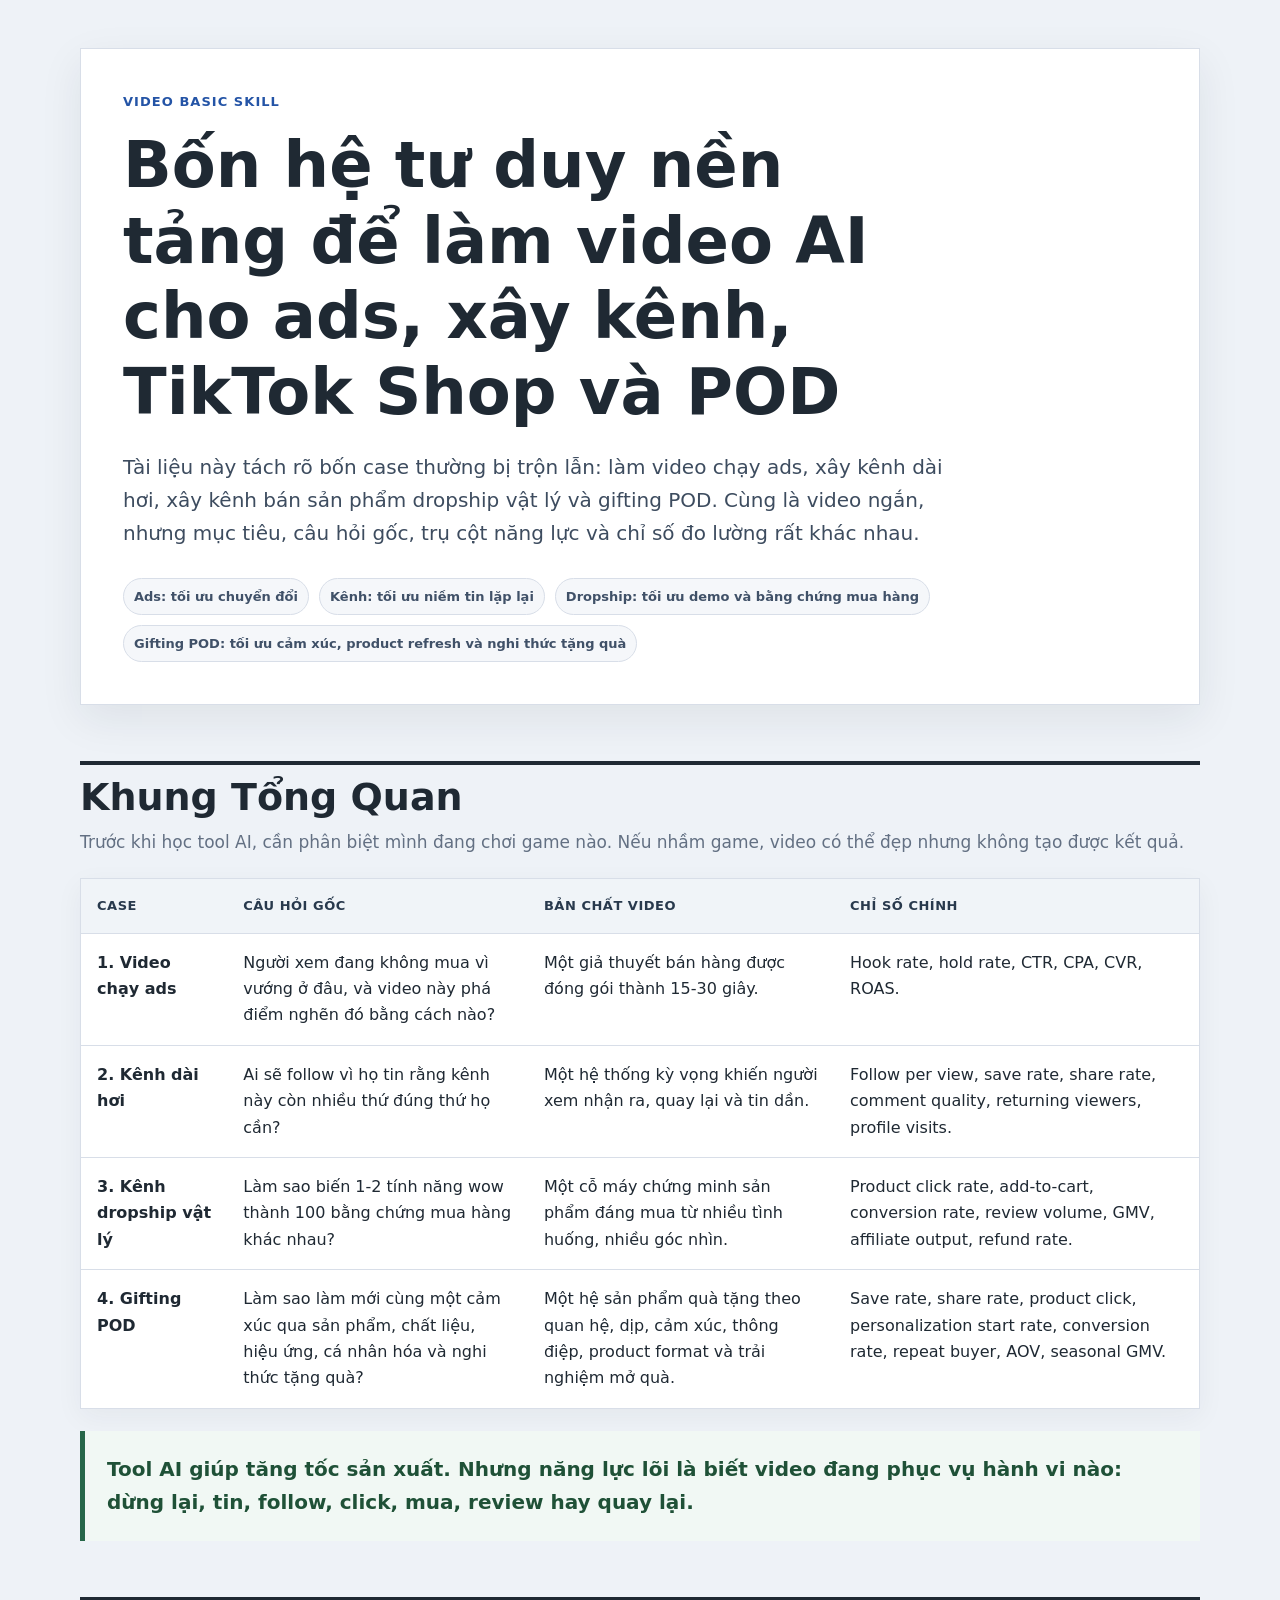
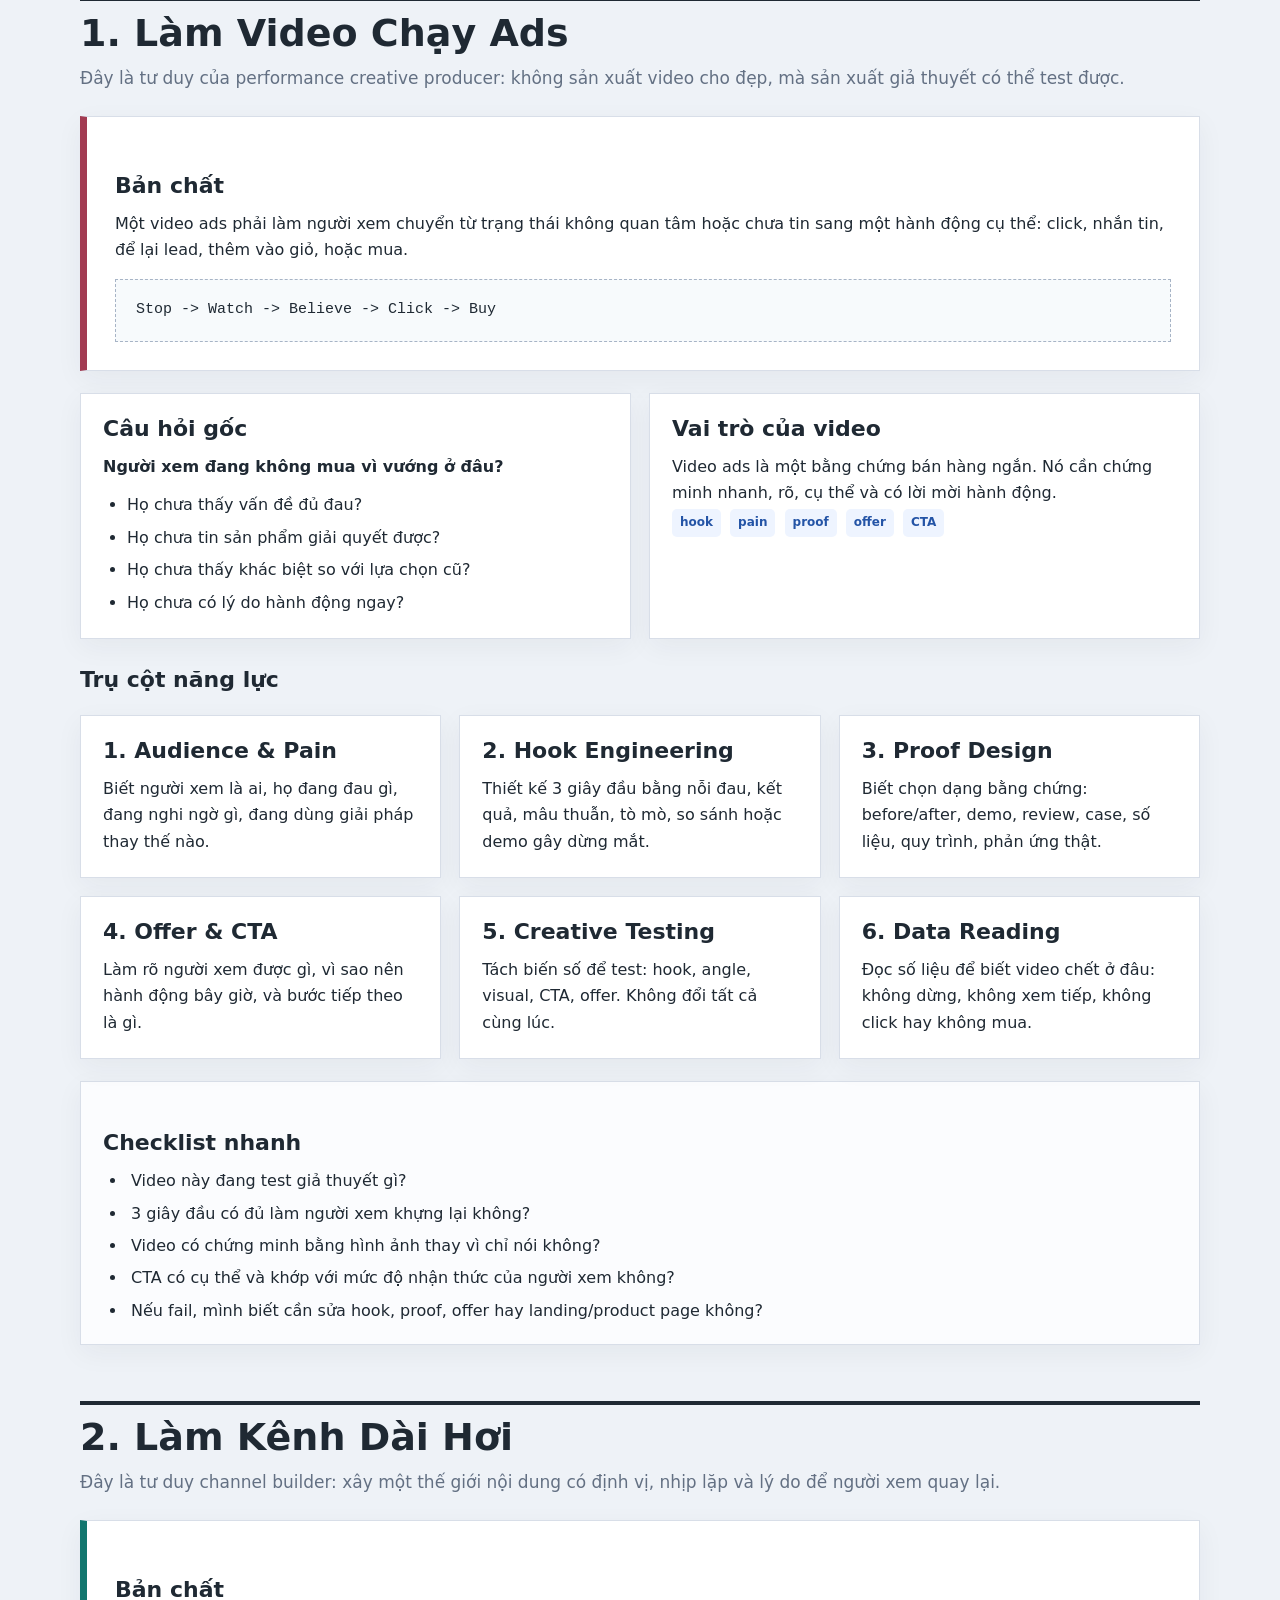
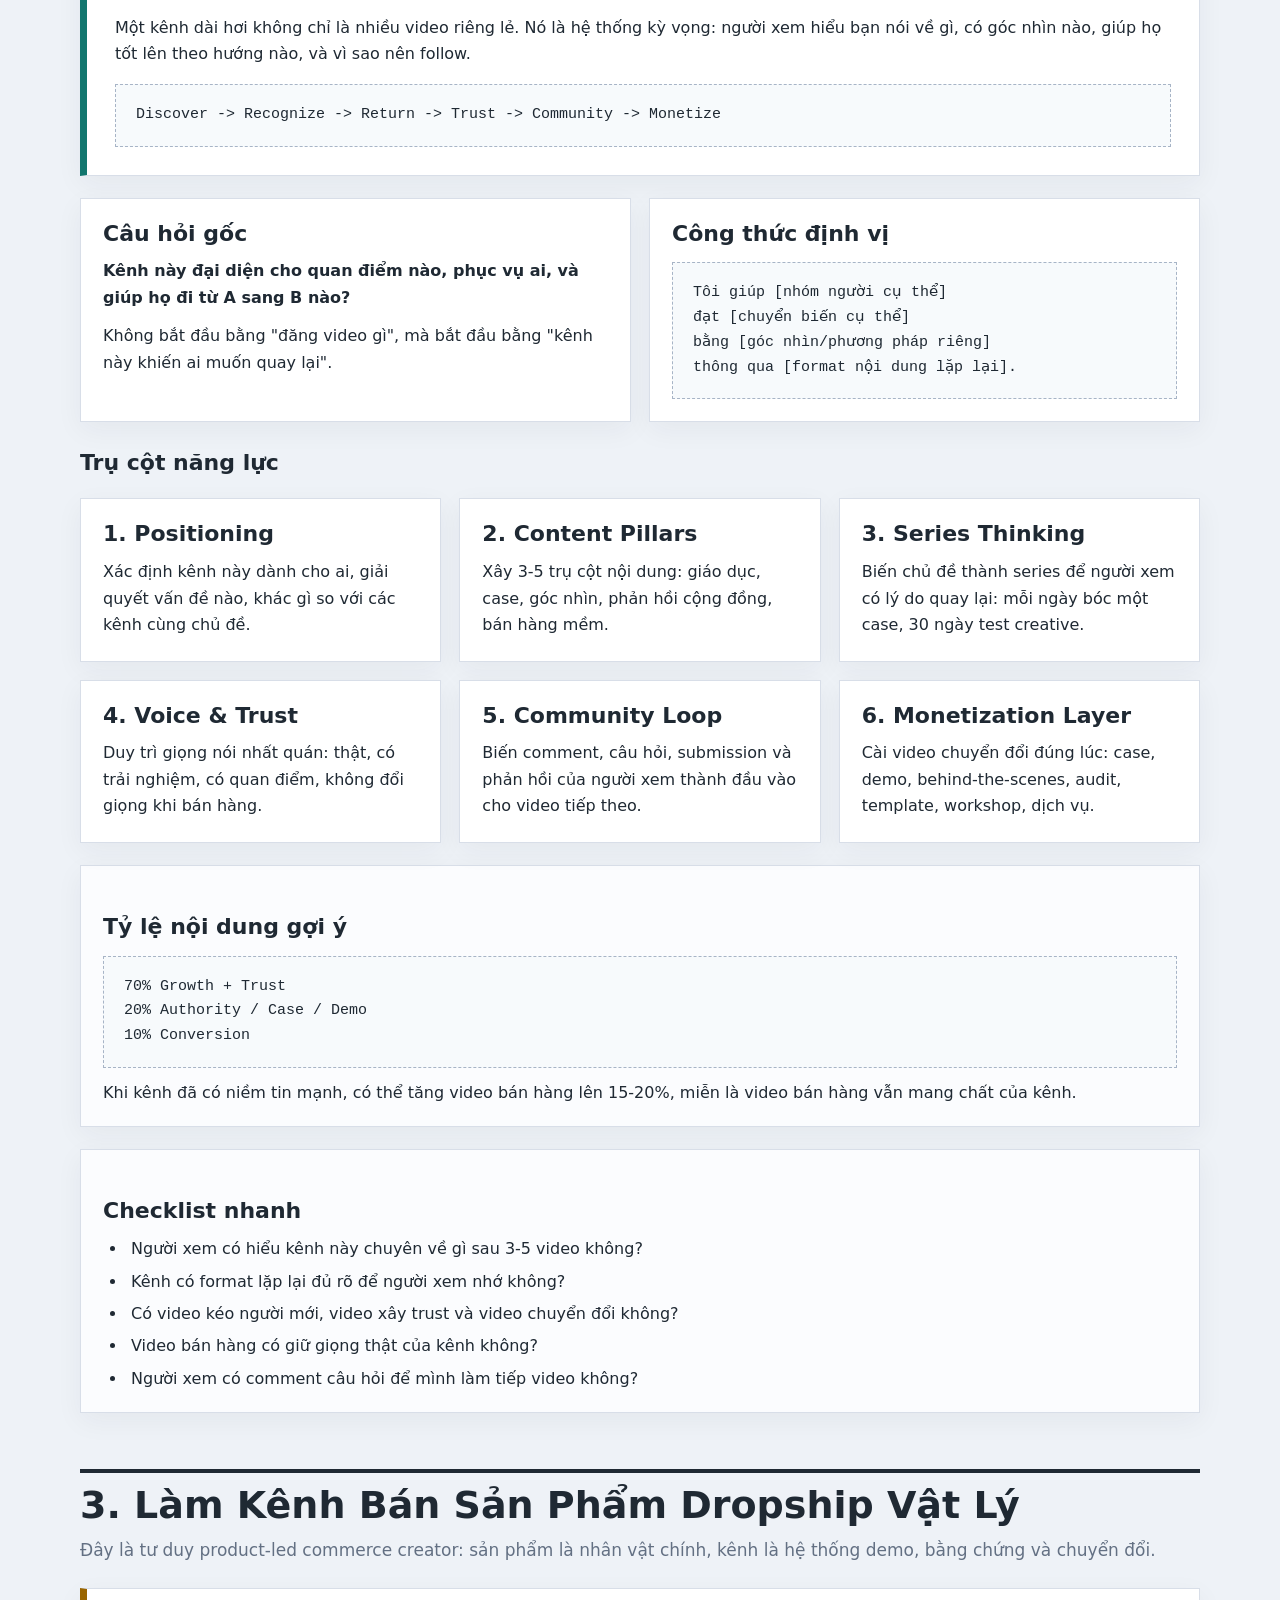
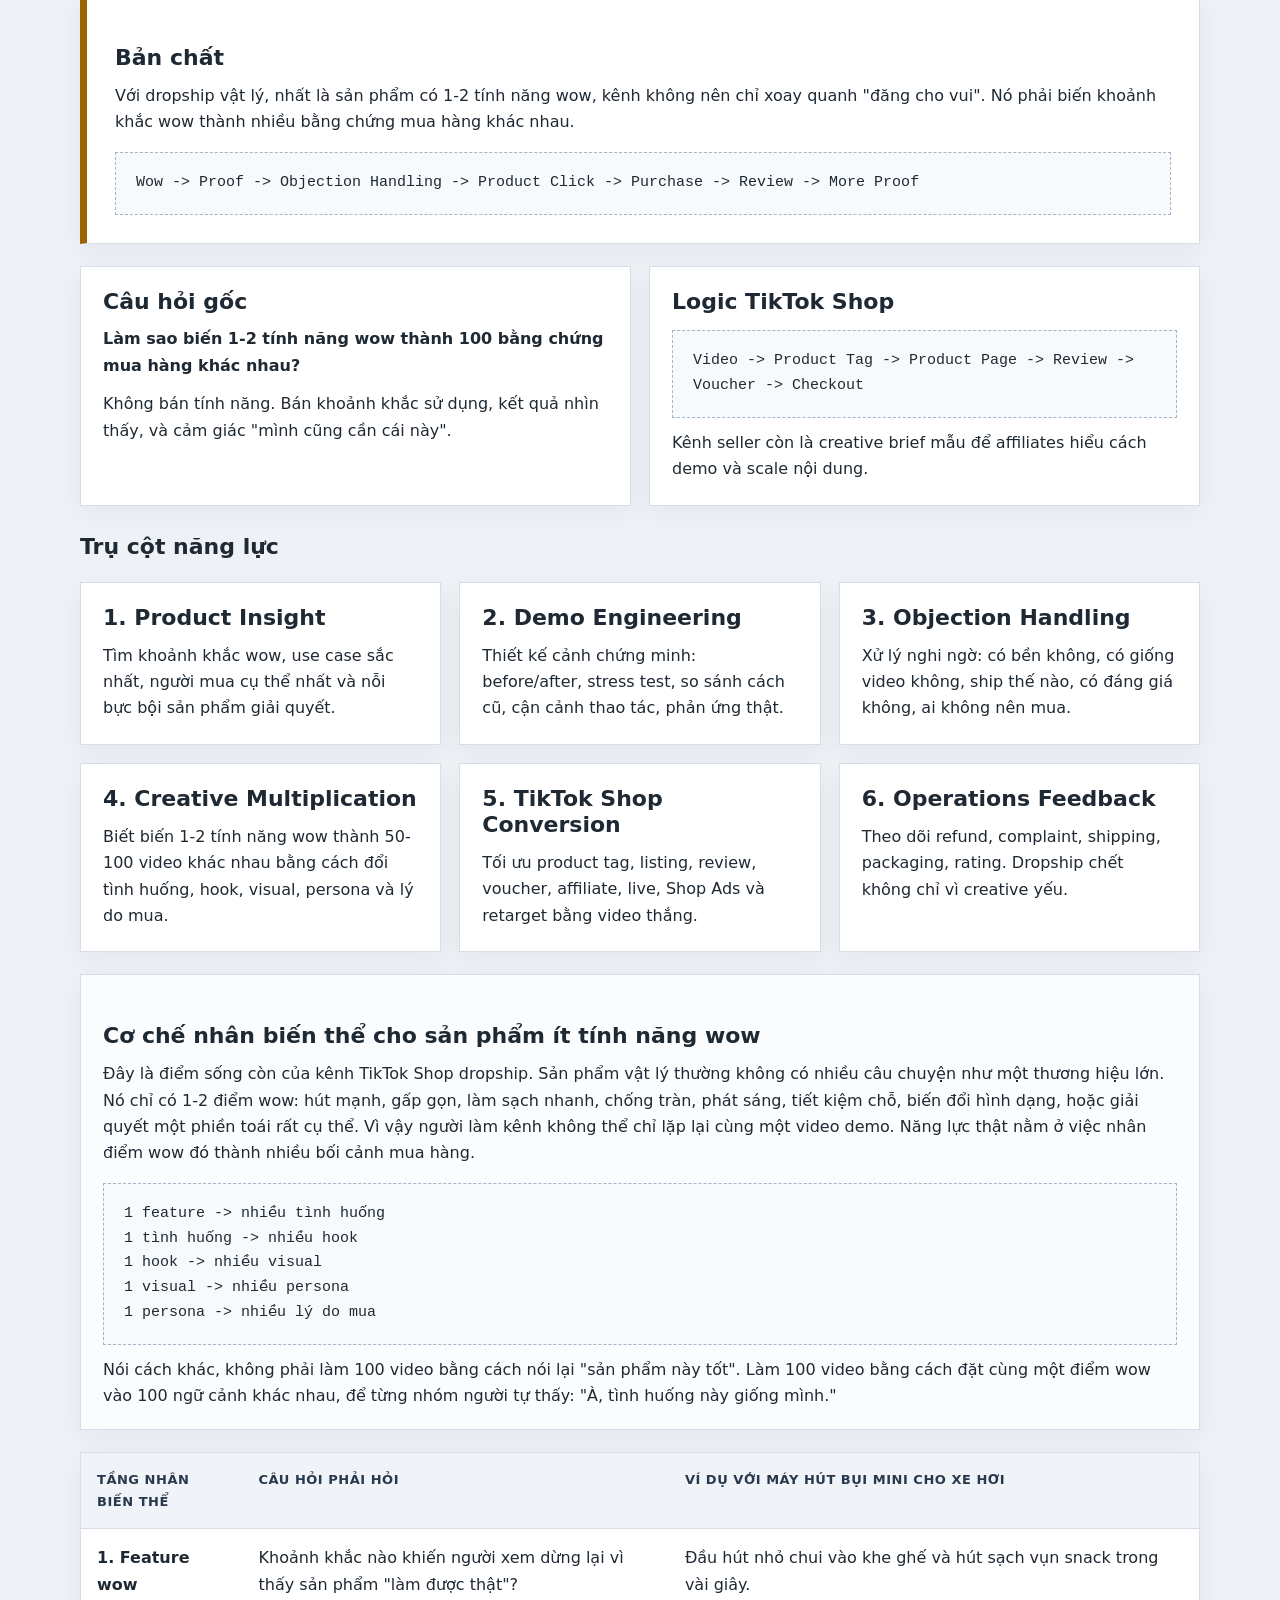
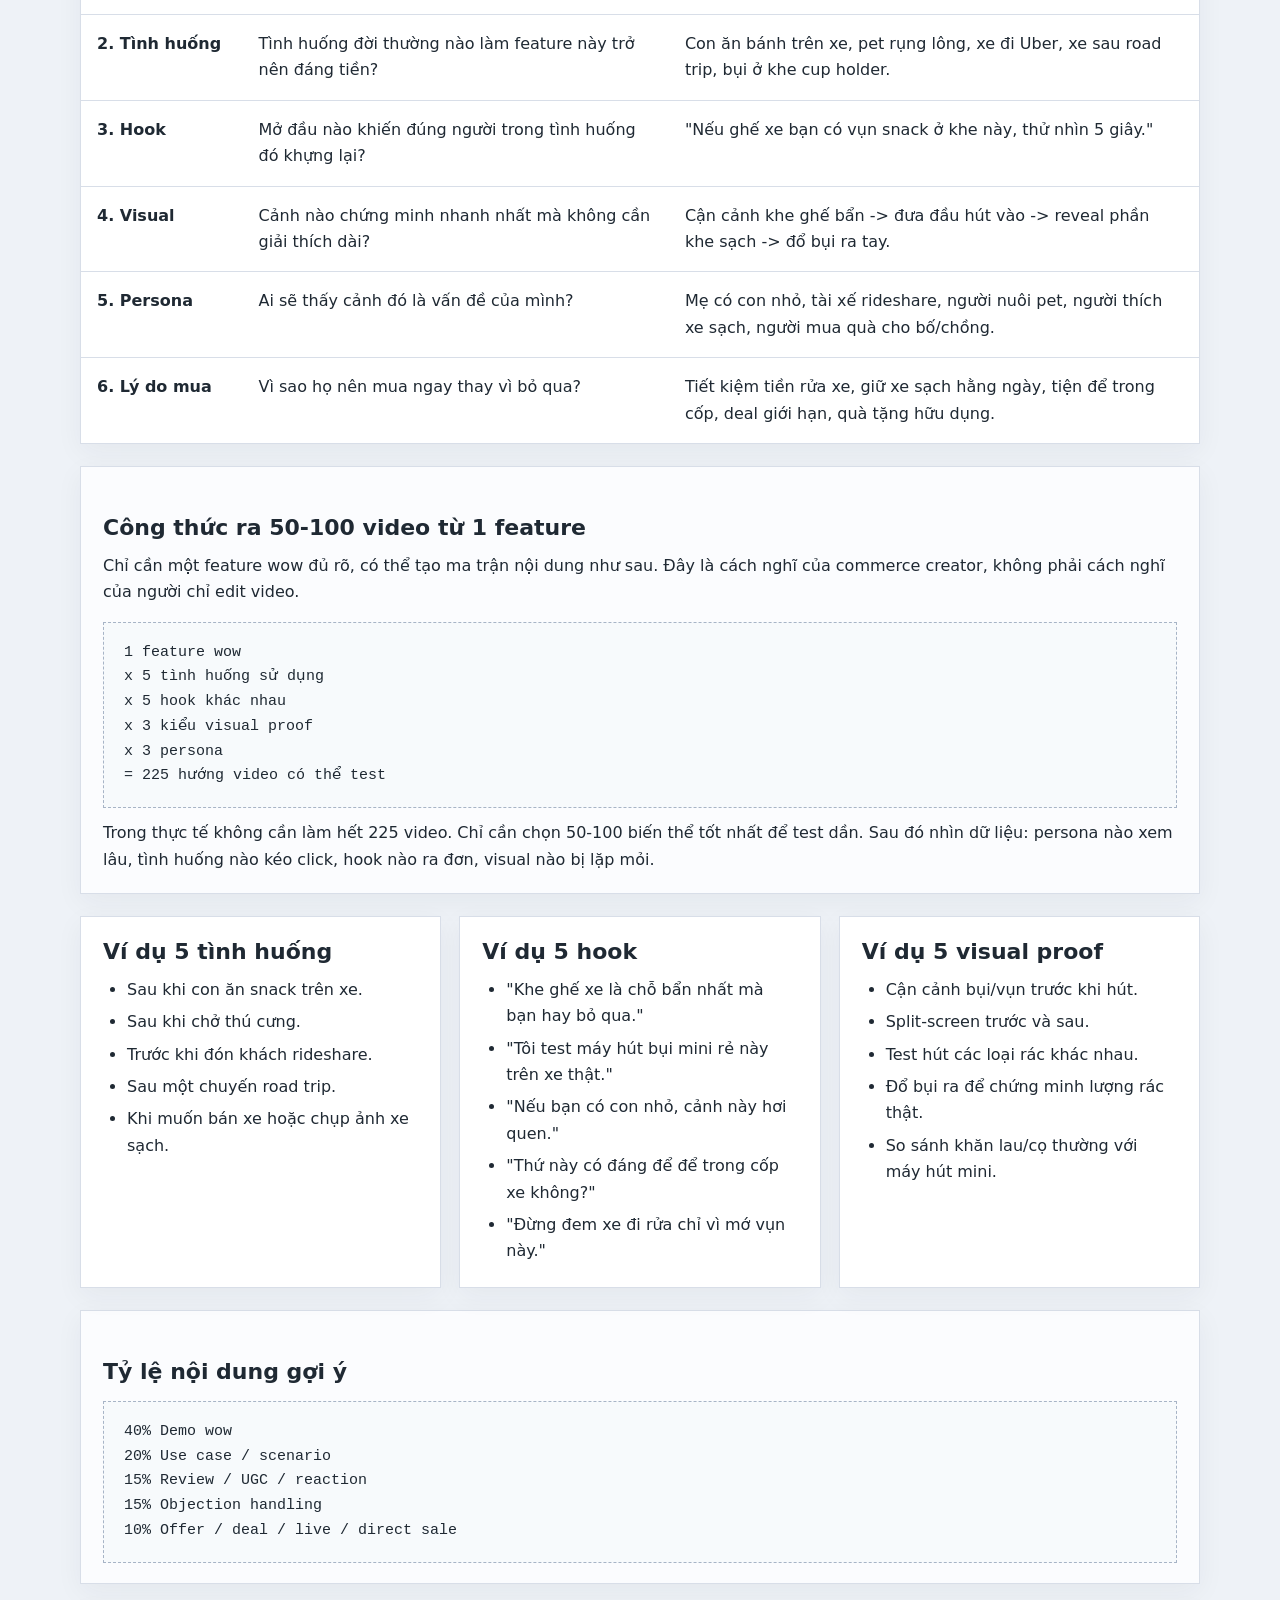
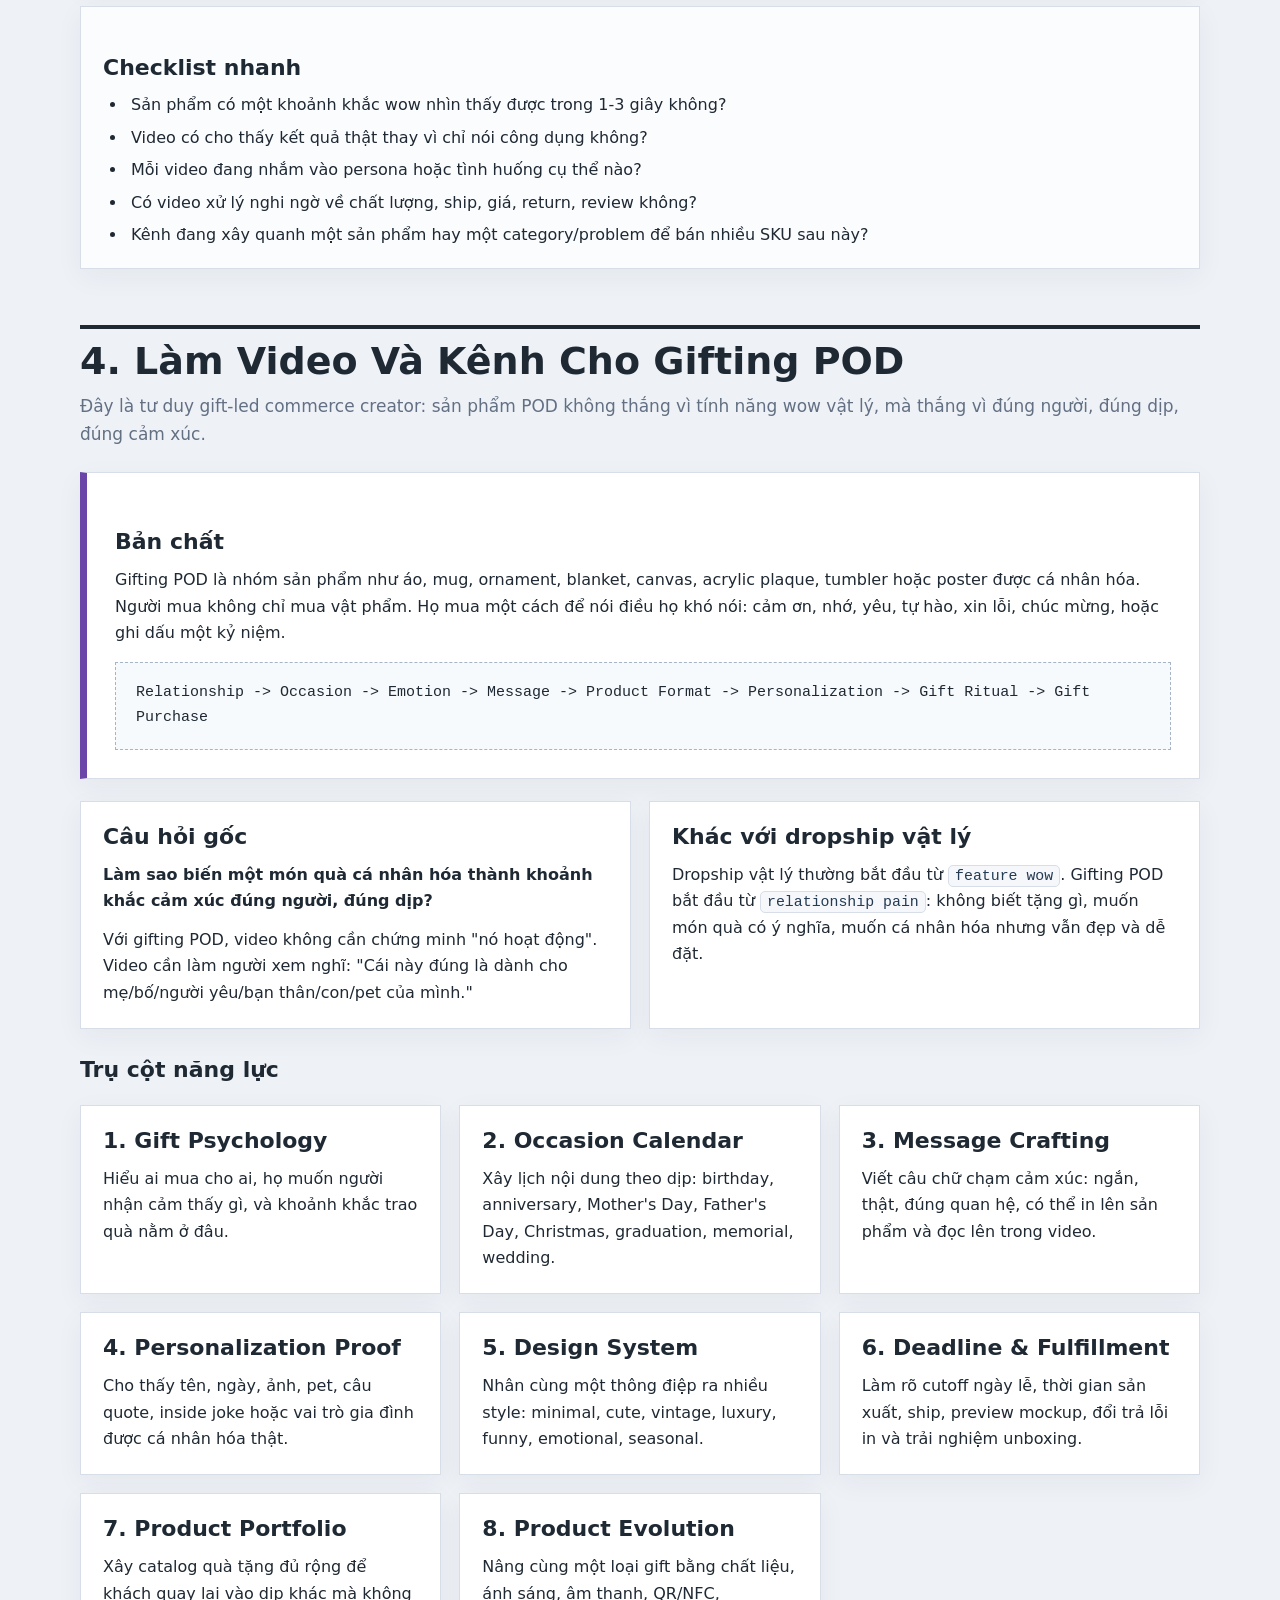
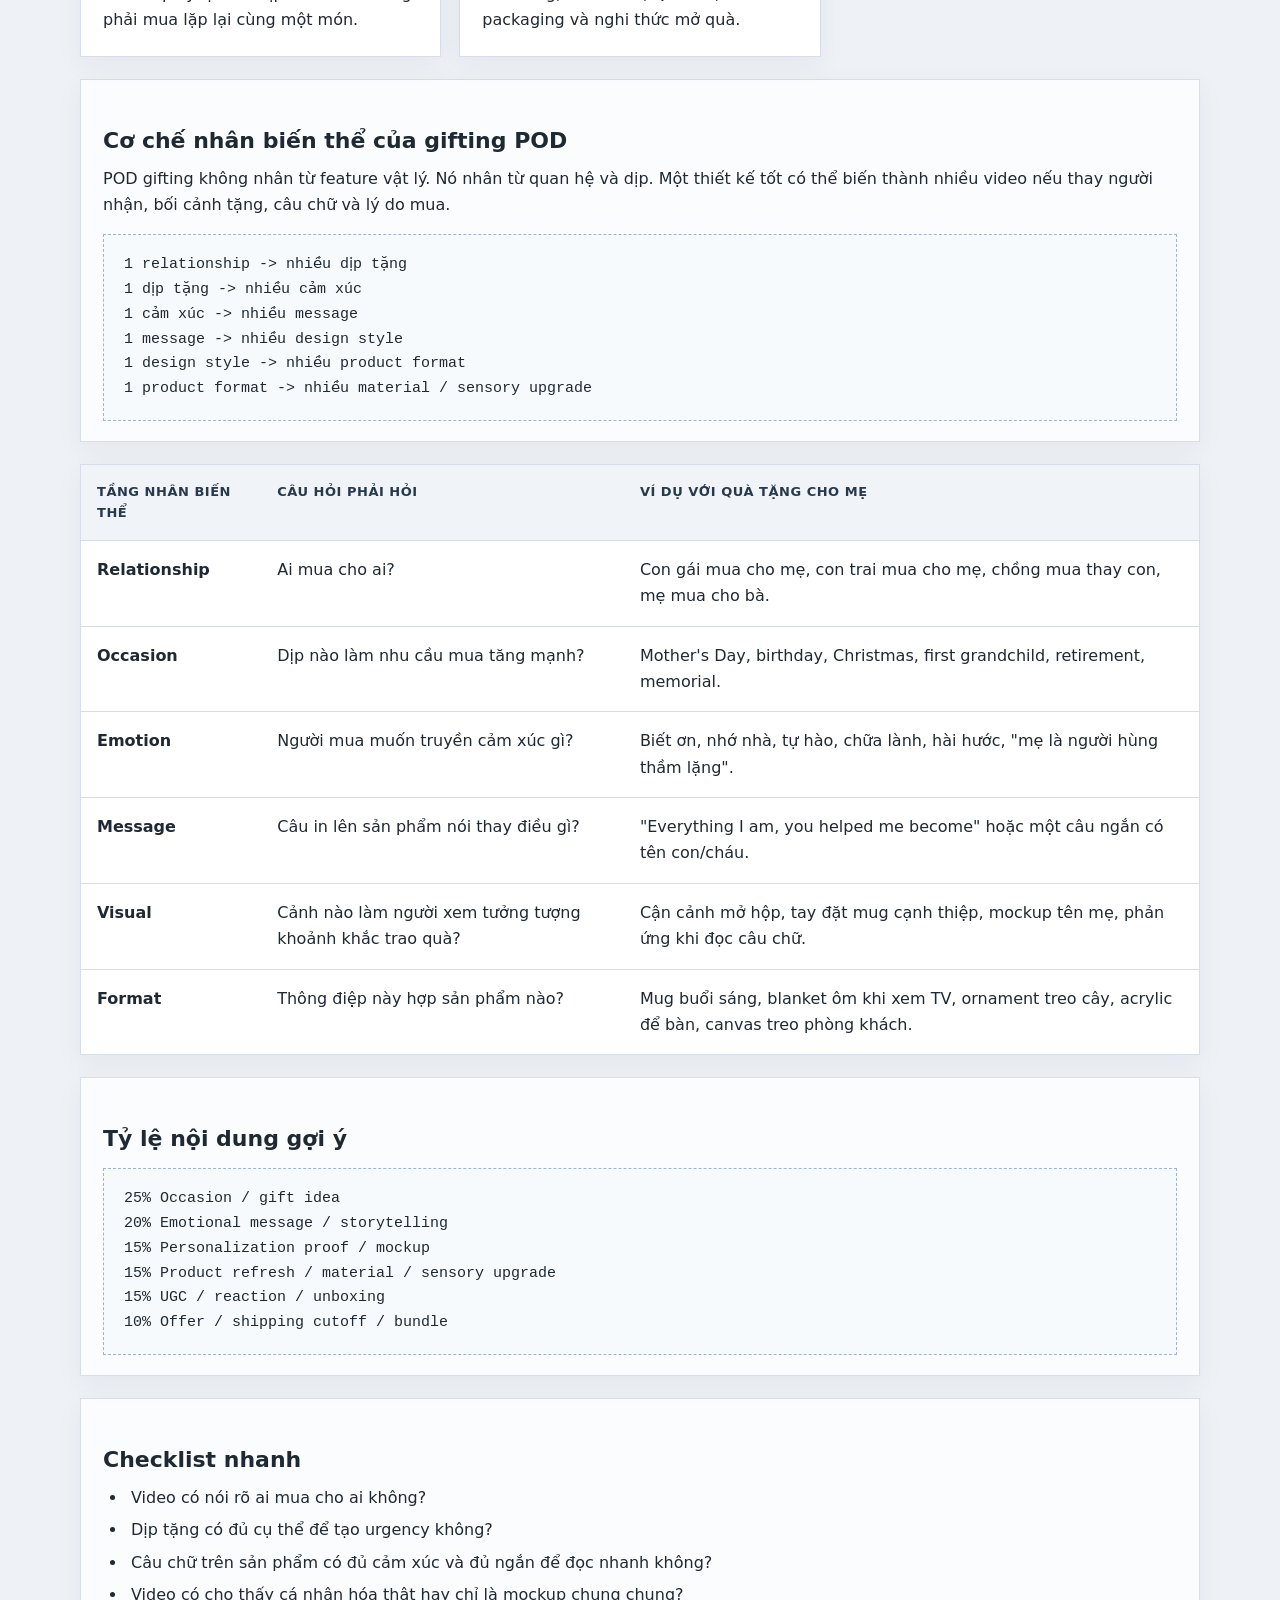
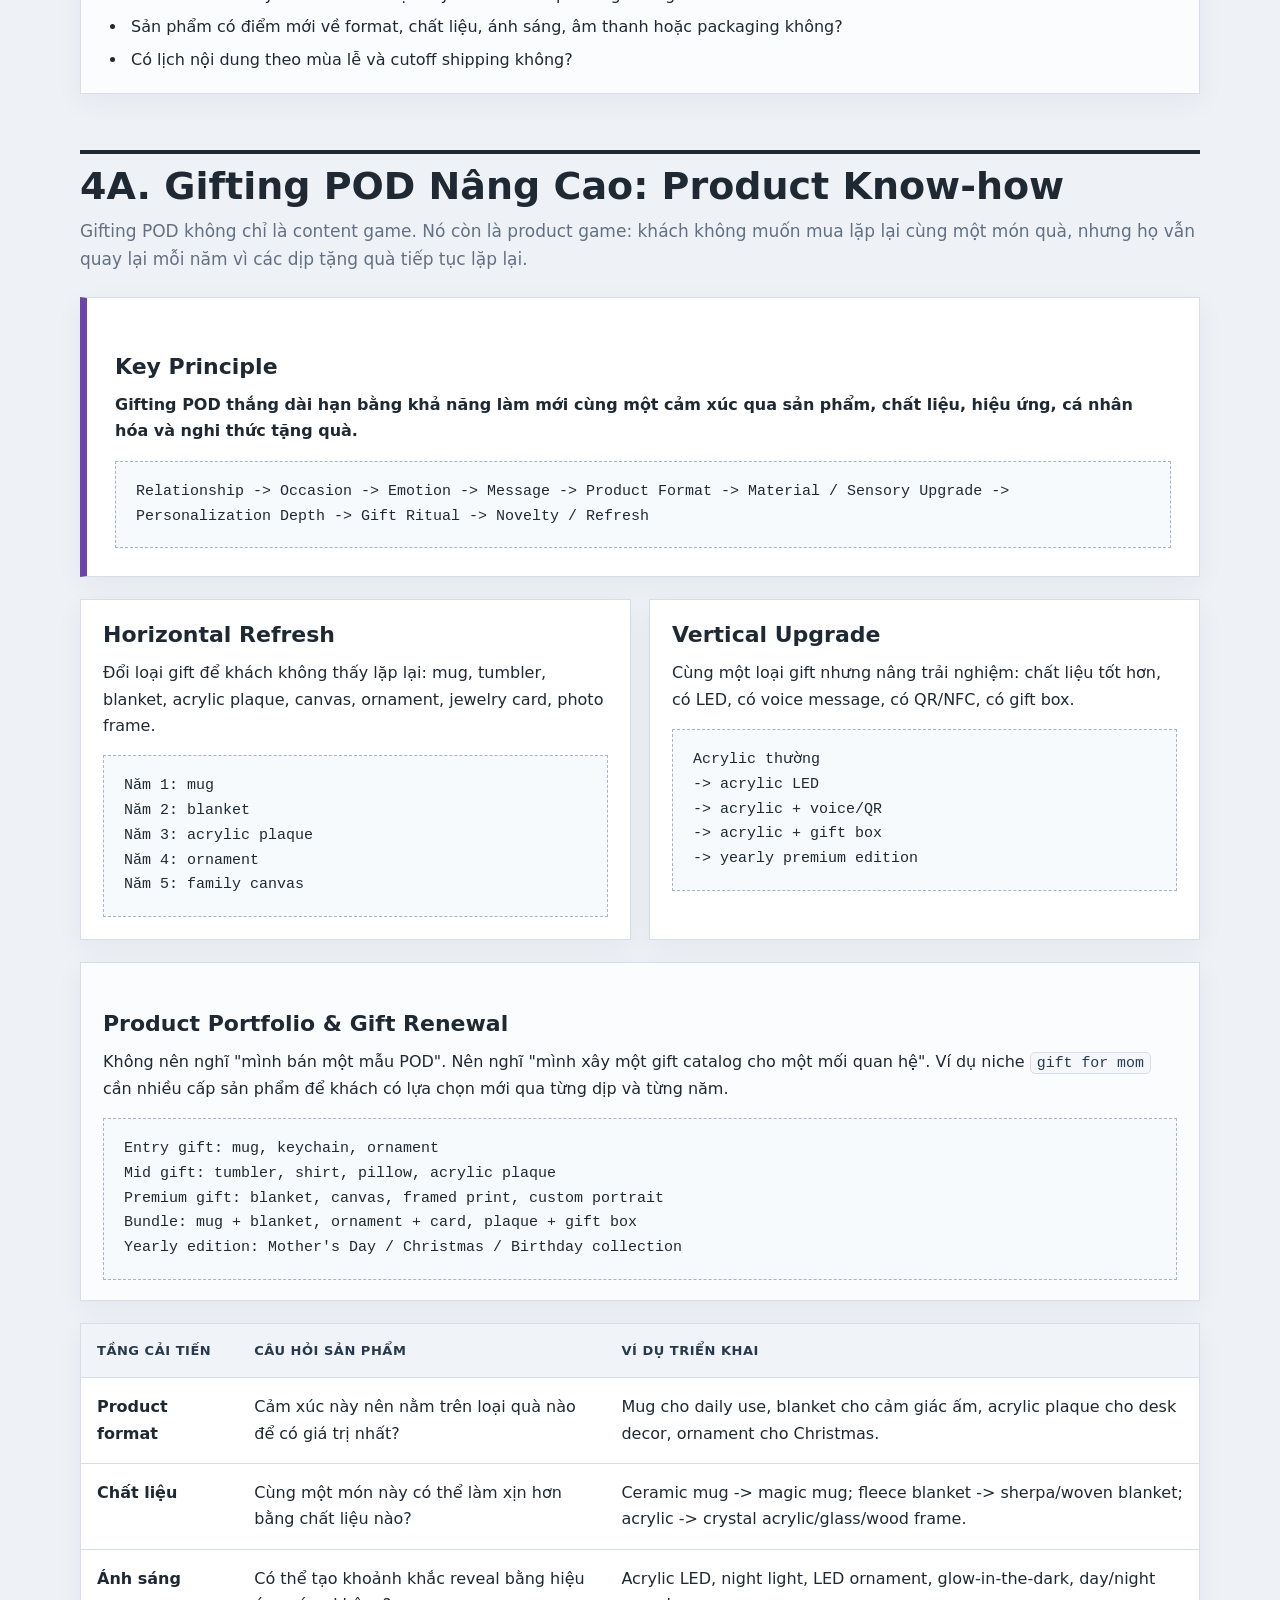
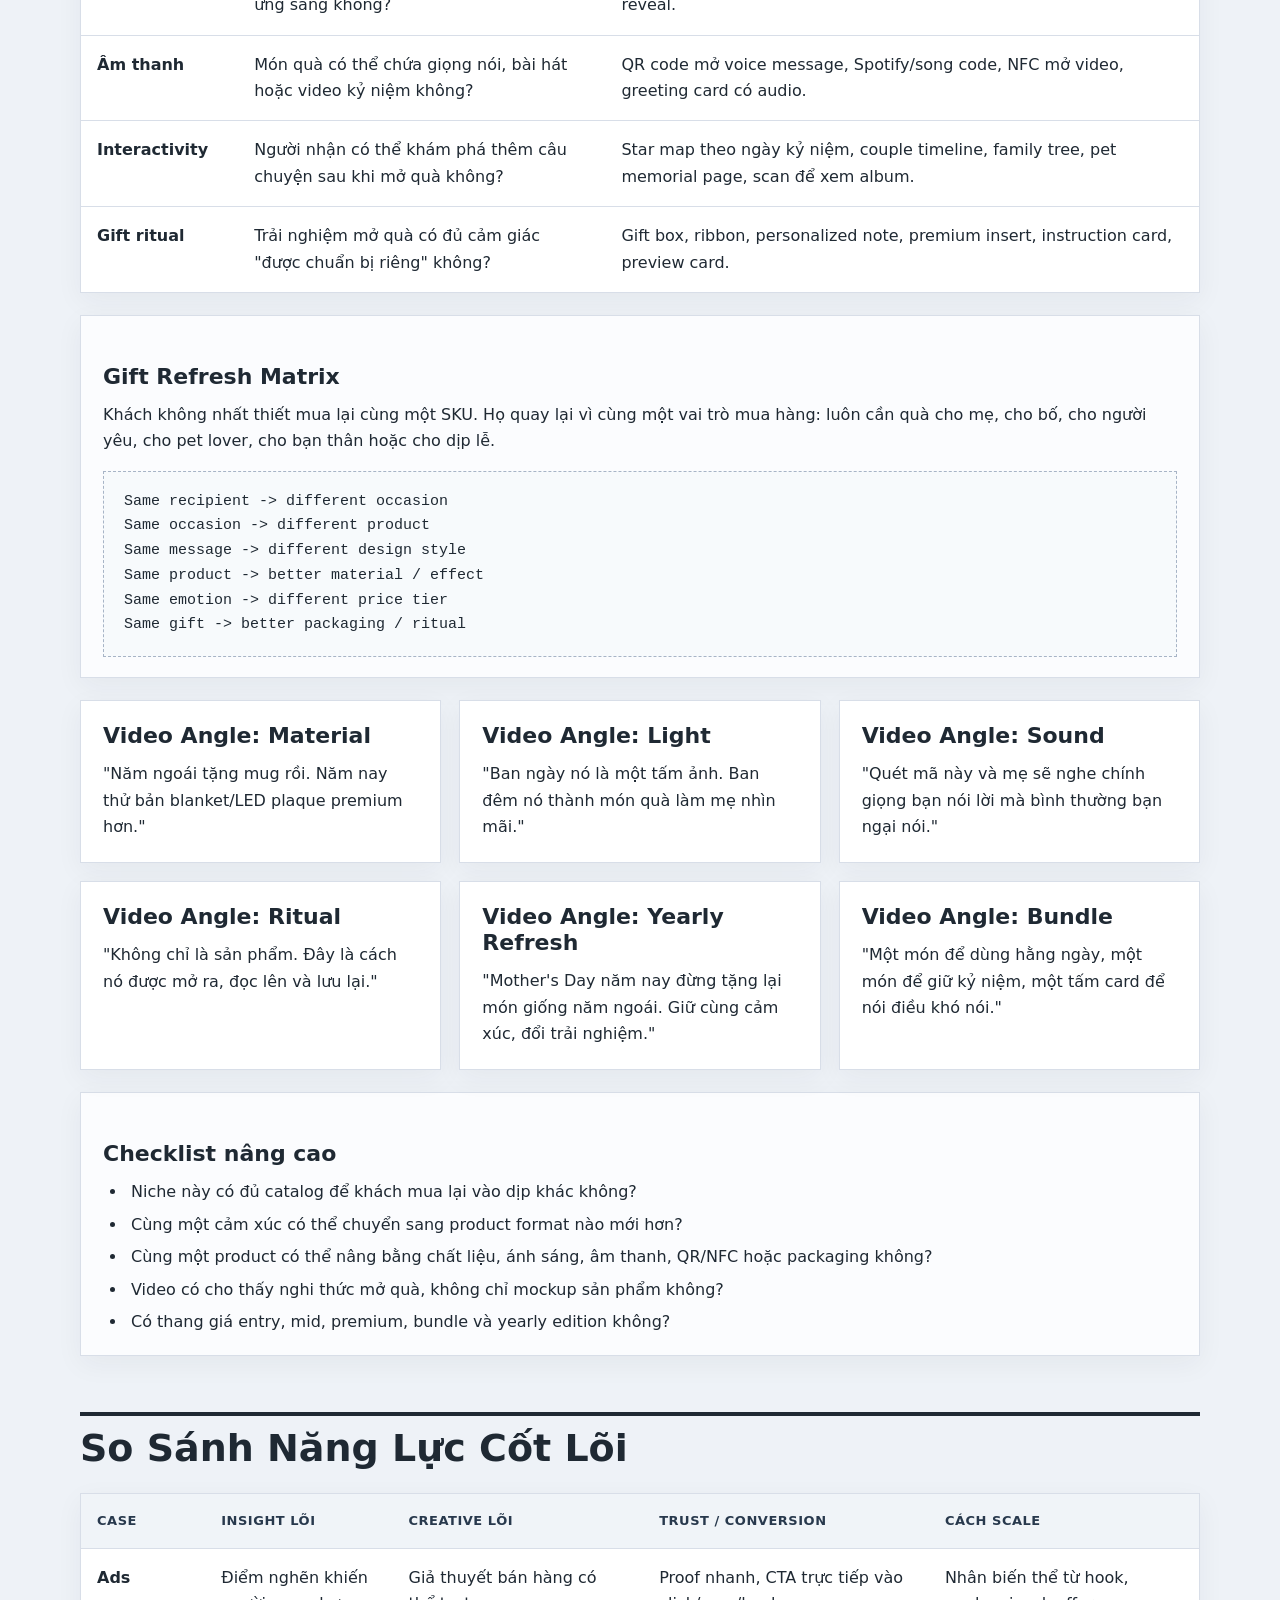
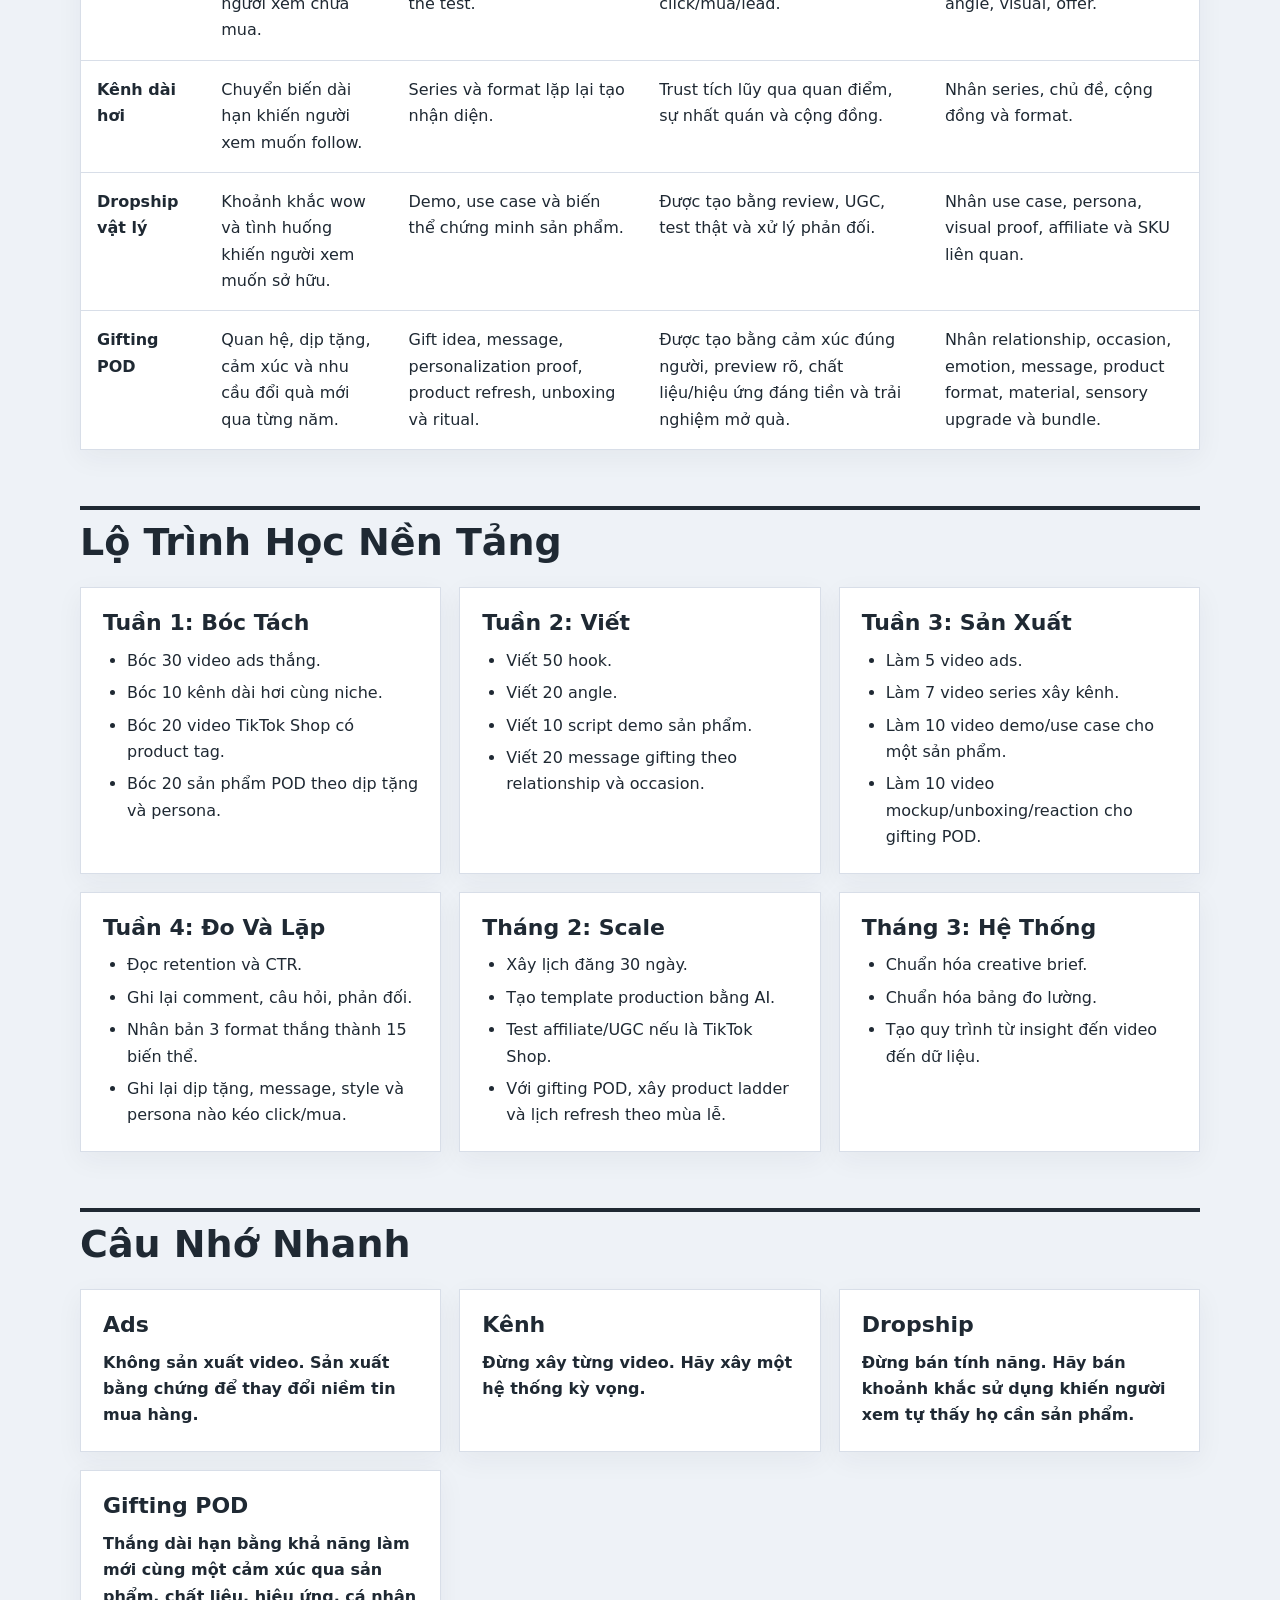
<file: video-basic-skill.html>
<!doctype html>
<html lang="vi">
<head>
  <meta charset="utf-8">
  <meta name="viewport" content="width=device-width, initial-scale=1">
  <title>Video Basic Skill</title>
  <style>
    :root {
      color-scheme: light;
      --ink: #1f2933;
      --muted: #637083;
      --line: #d8dee8;
      --soft: #f5f7fa;
      --panel: #ffffff;
      --blue: #2454a6;
      --teal: #12766e;
      --rose: #a23b52;
      --amber: #9a6500;
      --violet: #6b46a8;
      --green: #276749;
      --shadow: 0 14px 40px rgba(31, 41, 51, 0.08);
    }

    * {
      box-sizing: border-box;
    }

    body {
      margin: 0;
      color: var(--ink);
      background: #eef2f7;
      font-family: Inter, ui-sans-serif, system-ui, -apple-system, BlinkMacSystemFont, "Segoe UI", sans-serif;
      line-height: 1.65;
    }

    main {
      width: min(1120px, calc(100% - 32px));
      margin: 0 auto;
      padding: 48px 0 72px;
    }

    header {
      padding: 42px;
      background: var(--panel);
      border: 1px solid var(--line);
      box-shadow: var(--shadow);
    }

    h1,
    h2,
    h3 {
      line-height: 1.18;
      margin: 0;
    }

    h1 {
      max-width: 760px;
      font-size: clamp(34px, 6vw, 64px);
      letter-spacing: 0;
    }

    h2 {
      margin-top: 56px;
      padding-top: 10px;
      font-size: clamp(26px, 4vw, 38px);
      border-top: 4px solid var(--ink);
    }

    h3 {
      margin-top: 28px;
      font-size: 22px;
    }

    p {
      margin: 12px 0 0;
    }

    ul,
    ol {
      margin: 12px 0 0;
      padding-left: 24px;
    }

    li + li {
      margin-top: 6px;
    }

    code {
      padding: 2px 6px;
      border: 1px solid var(--line);
      border-radius: 5px;
      background: var(--soft);
      color: #243b53;
      font-family: ui-monospace, SFMono-Regular, Menlo, Monaco, Consolas, "Liberation Mono", monospace;
      font-size: 0.93em;
    }

    a {
      color: var(--blue);
      text-decoration-thickness: 1px;
      text-underline-offset: 3px;
    }

    .eyebrow {
      margin: 0 0 16px;
      color: var(--blue);
      font-size: 13px;
      font-weight: 800;
      letter-spacing: 0.08em;
      text-transform: uppercase;
    }

    .lead {
      max-width: 820px;
      margin-top: 20px;
      color: #3d4c5f;
      font-size: 20px;
    }

    .meta {
      display: flex;
      flex-wrap: wrap;
      gap: 10px;
      margin-top: 28px;
    }

    .pill {
      padding: 7px 10px;
      border: 1px solid var(--line);
      border-radius: 999px;
      background: var(--soft);
      color: #405168;
      font-size: 13px;
      font-weight: 700;
    }

    .grid {
      display: grid;
      grid-template-columns: repeat(3, minmax(0, 1fr));
      gap: 18px;
      margin-top: 22px;
    }

    .grid.two {
      grid-template-columns: repeat(2, minmax(0, 1fr));
    }

    .card,
    .note,
    .case-block {
      background: var(--panel);
      border: 1px solid var(--line);
      box-shadow: 0 8px 26px rgba(31, 41, 51, 0.05);
    }

    .card {
      padding: 22px;
    }

    .card h3 {
      margin-top: 0;
    }

    .case-block {
      margin-top: 24px;
      padding: 28px;
      border-left: 7px solid var(--blue);
    }

    .case-block.ads {
      border-left-color: var(--rose);
    }

    .case-block.channel {
      border-left-color: var(--teal);
    }

    .case-block.shop {
      border-left-color: var(--amber);
    }

    .case-block.pod {
      border-left-color: var(--violet);
    }

    .note {
      margin-top: 22px;
      padding: 20px 22px;
      background: #fbfcfe;
    }

    .formula {
      margin-top: 16px;
      padding: 18px 20px;
      border: 1px dashed #a7b4c6;
      background: #f7fafc;
      font-family: ui-monospace, SFMono-Regular, Menlo, Monaco, Consolas, "Liberation Mono", monospace;
      font-size: 15px;
      white-space: pre-wrap;
    }

    .table-wrap {
      overflow-x: auto;
      margin-top: 22px;
      border: 1px solid var(--line);
      background: var(--panel);
      box-shadow: 0 8px 26px rgba(31, 41, 51, 0.05);
    }

    table {
      width: 100%;
      min-width: 820px;
      border-collapse: collapse;
    }

    th,
    td {
      padding: 16px;
      border-bottom: 1px solid var(--line);
      text-align: left;
      vertical-align: top;
    }

    th {
      background: #f0f4f8;
      color: #28394d;
      font-size: 13px;
      letter-spacing: 0.04em;
      text-transform: uppercase;
    }

    tr:last-child td {
      border-bottom: 0;
    }

    .tag {
      display: inline-block;
      margin: 2px 4px 2px 0;
      padding: 4px 8px;
      border-radius: 5px;
      background: #eef4ff;
      color: var(--blue);
      font-size: 12px;
      font-weight: 800;
    }

    .quote {
      margin-top: 22px;
      padding: 22px;
      border-left: 5px solid var(--green);
      background: #f1f8f4;
      color: #1f5137;
      font-size: 20px;
      font-weight: 750;
    }

    .section-kicker {
      margin-top: 8px;
      color: var(--muted);
      font-size: 17px;
    }

    .checklist li {
      padding-left: 4px;
    }

    footer {
      margin-top: 56px;
      padding: 26px;
      color: var(--muted);
      background: var(--panel);
      border: 1px solid var(--line);
    }

    @media (max-width: 840px) {
      main {
        width: min(100% - 22px, 1120px);
        padding-top: 20px;
      }

      header {
        padding: 28px 22px;
      }

      .grid,
      .grid.two {
        grid-template-columns: 1fr;
      }

      .case-block {
        padding: 22px;
      }
    }
  </style>
</head>
<body>
  <main>
    <header>
      <p class="eyebrow">Video Basic Skill</p>
      <h1>Bốn hệ tư duy nền tảng để làm video AI cho ads, xây kênh, TikTok Shop và POD</h1>
      <p class="lead">
        Tài liệu này tách rõ bốn case thường bị trộn lẫn: làm video chạy ads, xây kênh dài hơi,
        xây kênh bán sản phẩm dropship vật lý và gifting POD. Cùng là video ngắn,
        nhưng mục tiêu, câu hỏi gốc, trụ cột năng lực và chỉ số đo lường rất khác nhau.
      </p>
      <div class="meta">
        <span class="pill">Ads: tối ưu chuyển đổi</span>
        <span class="pill">Kênh: tối ưu niềm tin lặp lại</span>
        <span class="pill">Dropship: tối ưu demo và bằng chứng mua hàng</span>
        <span class="pill">Gifting POD: tối ưu cảm xúc, product refresh và nghi thức tặng quà</span>
      </div>
    </header>

    <section>
      <h2>Khung Tổng Quan</h2>
      <p class="section-kicker">
        Trước khi học tool AI, cần phân biệt mình đang chơi game nào. Nếu nhầm game, video có thể đẹp nhưng không tạo được kết quả.
      </p>

      <div class="table-wrap">
        <table>
          <thead>
            <tr>
              <th>Case</th>
              <th>Câu hỏi gốc</th>
              <th>Bản chất video</th>
              <th>Chỉ số chính</th>
            </tr>
          </thead>
          <tbody>
            <tr>
              <td><strong>1. Video chạy ads</strong></td>
              <td>Người xem đang không mua vì vướng ở đâu, và video này phá điểm nghẽn đó bằng cách nào?</td>
              <td>Một giả thuyết bán hàng được đóng gói thành 15-30 giây.</td>
              <td>Hook rate, hold rate, CTR, CPA, CVR, ROAS.</td>
            </tr>
            <tr>
              <td><strong>2. Kênh dài hơi</strong></td>
              <td>Ai sẽ follow vì họ tin rằng kênh này còn nhiều thứ đúng thứ họ cần?</td>
              <td>Một hệ thống kỳ vọng khiến người xem nhận ra, quay lại và tin dần.</td>
              <td>Follow per view, save rate, share rate, comment quality, returning viewers, profile visits.</td>
            </tr>
            <tr>
              <td><strong>3. Kênh dropship vật lý</strong></td>
              <td>Làm sao biến 1-2 tính năng wow thành 100 bằng chứng mua hàng khác nhau?</td>
              <td>Một cỗ máy chứng minh sản phẩm đáng mua từ nhiều tình huống, nhiều góc nhìn.</td>
              <td>Product click rate, add-to-cart, conversion rate, review volume, GMV, affiliate output, refund rate.</td>
            </tr>
            <tr>
              <td><strong>4. Gifting POD</strong></td>
              <td>Làm sao làm mới cùng một cảm xúc qua sản phẩm, chất liệu, hiệu ứng, cá nhân hóa và nghi thức tặng quà?</td>
              <td>Một hệ sản phẩm quà tặng theo quan hệ, dịp, cảm xúc, thông điệp, product format và trải nghiệm mở quà.</td>
              <td>Save rate, share rate, product click, personalization start rate, conversion rate, repeat buyer, AOV, seasonal GMV.</td>
            </tr>
          </tbody>
        </table>
      </div>

      <div class="quote">
        Tool AI giúp tăng tốc sản xuất. Nhưng năng lực lõi là biết video đang phục vụ hành vi nào: dừng lại, tin, follow, click, mua, review hay quay lại.
      </div>
    </section>

    <section>
      <h2>1. Làm Video Chạy Ads</h2>
      <p class="section-kicker">
        Đây là tư duy của performance creative producer: không sản xuất video cho đẹp, mà sản xuất giả thuyết có thể test được.
      </p>

      <div class="case-block ads">
        <h3>Bản chất</h3>
        <p>
          Một video ads phải làm người xem chuyển từ trạng thái không quan tâm hoặc chưa tin sang một hành động cụ thể:
          click, nhắn tin, để lại lead, thêm vào giỏ, hoặc mua.
        </p>
        <div class="formula">Stop -> Watch -> Believe -> Click -> Buy</div>
      </div>

      <div class="grid two">
        <div class="card">
          <h3>Câu hỏi gốc</h3>
          <p><strong>Người xem đang không mua vì vướng ở đâu?</strong></p>
          <ul>
            <li>Họ chưa thấy vấn đề đủ đau?</li>
            <li>Họ chưa tin sản phẩm giải quyết được?</li>
            <li>Họ chưa thấy khác biệt so với lựa chọn cũ?</li>
            <li>Họ chưa có lý do hành động ngay?</li>
          </ul>
        </div>
        <div class="card">
          <h3>Vai trò của video</h3>
          <p>
            Video ads là một bằng chứng bán hàng ngắn. Nó cần chứng minh nhanh, rõ, cụ thể và có lời mời hành động.
          </p>
          <div>
            <span class="tag">hook</span>
            <span class="tag">pain</span>
            <span class="tag">proof</span>
            <span class="tag">offer</span>
            <span class="tag">CTA</span>
          </div>
        </div>
      </div>

      <h3>Trụ cột năng lực</h3>
      <div class="grid">
        <div class="card">
          <h3>1. Audience & Pain</h3>
          <p>Biết người xem là ai, họ đang đau gì, đang nghi ngờ gì, đang dùng giải pháp thay thế nào.</p>
        </div>
        <div class="card">
          <h3>2. Hook Engineering</h3>
          <p>Thiết kế 3 giây đầu bằng nỗi đau, kết quả, mâu thuẫn, tò mò, so sánh hoặc demo gây dừng mắt.</p>
        </div>
        <div class="card">
          <h3>3. Proof Design</h3>
          <p>Biết chọn dạng bằng chứng: before/after, demo, review, case, số liệu, quy trình, phản ứng thật.</p>
        </div>
        <div class="card">
          <h3>4. Offer & CTA</h3>
          <p>Làm rõ người xem được gì, vì sao nên hành động bây giờ, và bước tiếp theo là gì.</p>
        </div>
        <div class="card">
          <h3>5. Creative Testing</h3>
          <p>Tách biến số để test: hook, angle, visual, CTA, offer. Không đổi tất cả cùng lúc.</p>
        </div>
        <div class="card">
          <h3>6. Data Reading</h3>
          <p>Đọc số liệu để biết video chết ở đâu: không dừng, không xem tiếp, không click hay không mua.</p>
        </div>
      </div>

      <div class="note">
        <h3>Checklist nhanh</h3>
        <ul class="checklist">
          <li>Video này đang test giả thuyết gì?</li>
          <li>3 giây đầu có đủ làm người xem khựng lại không?</li>
          <li>Video có chứng minh bằng hình ảnh thay vì chỉ nói không?</li>
          <li>CTA có cụ thể và khớp với mức độ nhận thức của người xem không?</li>
          <li>Nếu fail, mình biết cần sửa hook, proof, offer hay landing/product page không?</li>
        </ul>
      </div>
    </section>

    <section>
      <h2>2. Làm Kênh Dài Hơi</h2>
      <p class="section-kicker">
        Đây là tư duy channel builder: xây một thế giới nội dung có định vị, nhịp lặp và lý do để người xem quay lại.
      </p>

      <div class="case-block channel">
        <h3>Bản chất</h3>
        <p>
          Một kênh dài hơi không chỉ là nhiều video riêng lẻ. Nó là hệ thống kỳ vọng: người xem hiểu bạn nói về gì,
          có góc nhìn nào, giúp họ tốt lên theo hướng nào, và vì sao nên follow.
        </p>
        <div class="formula">Discover -> Recognize -> Return -> Trust -> Community -> Monetize</div>
      </div>

      <div class="grid two">
        <div class="card">
          <h3>Câu hỏi gốc</h3>
          <p><strong>Kênh này đại diện cho quan điểm nào, phục vụ ai, và giúp họ đi từ A sang B nào?</strong></p>
          <p>Không bắt đầu bằng "đăng video gì", mà bắt đầu bằng "kênh này khiến ai muốn quay lại".</p>
        </div>
        <div class="card">
          <h3>Công thức định vị</h3>
          <div class="formula">Tôi giúp [nhóm người cụ thể]
đạt [chuyển biến cụ thể]
bằng [góc nhìn/phương pháp riêng]
thông qua [format nội dung lặp lại].</div>
        </div>
      </div>

      <h3>Trụ cột năng lực</h3>
      <div class="grid">
        <div class="card">
          <h3>1. Positioning</h3>
          <p>Xác định kênh này dành cho ai, giải quyết vấn đề nào, khác gì so với các kênh cùng chủ đề.</p>
        </div>
        <div class="card">
          <h3>2. Content Pillars</h3>
          <p>Xây 3-5 trụ cột nội dung: giáo dục, case, góc nhìn, phản hồi cộng đồng, bán hàng mềm.</p>
        </div>
        <div class="card">
          <h3>3. Series Thinking</h3>
          <p>Biến chủ đề thành series để người xem có lý do quay lại: mỗi ngày bóc một case, 30 ngày test creative.</p>
        </div>
        <div class="card">
          <h3>4. Voice & Trust</h3>
          <p>Duy trì giọng nói nhất quán: thật, có trải nghiệm, có quan điểm, không đổi giọng khi bán hàng.</p>
        </div>
        <div class="card">
          <h3>5. Community Loop</h3>
          <p>Biến comment, câu hỏi, submission và phản hồi của người xem thành đầu vào cho video tiếp theo.</p>
        </div>
        <div class="card">
          <h3>6. Monetization Layer</h3>
          <p>Cài video chuyển đổi đúng lúc: case, demo, behind-the-scenes, audit, template, workshop, dịch vụ.</p>
        </div>
      </div>

      <div class="note">
        <h3>Tỷ lệ nội dung gợi ý</h3>
        <div class="formula">70% Growth + Trust
20% Authority / Case / Demo
10% Conversion</div>
        <p>
          Khi kênh đã có niềm tin mạnh, có thể tăng video bán hàng lên 15-20%, miễn là video bán hàng vẫn mang chất của kênh.
        </p>
      </div>

      <div class="note">
        <h3>Checklist nhanh</h3>
        <ul class="checklist">
          <li>Người xem có hiểu kênh này chuyên về gì sau 3-5 video không?</li>
          <li>Kênh có format lặp lại đủ rõ để người xem nhớ không?</li>
          <li>Có video kéo người mới, video xây trust và video chuyển đổi không?</li>
          <li>Video bán hàng có giữ giọng thật của kênh không?</li>
          <li>Người xem có comment câu hỏi để mình làm tiếp video không?</li>
        </ul>
      </div>
    </section>

    <section>
      <h2>3. Làm Kênh Bán Sản Phẩm Dropship Vật Lý</h2>
      <p class="section-kicker">
        Đây là tư duy product-led commerce creator: sản phẩm là nhân vật chính, kênh là hệ thống demo, bằng chứng và chuyển đổi.
      </p>

      <div class="case-block shop">
        <h3>Bản chất</h3>
        <p>
          Với dropship vật lý, nhất là sản phẩm có 1-2 tính năng wow, kênh không nên chỉ xoay quanh "đăng cho vui".
          Nó phải biến khoảnh khắc wow thành nhiều bằng chứng mua hàng khác nhau.
        </p>
        <div class="formula">Wow -> Proof -> Objection Handling -> Product Click -> Purchase -> Review -> More Proof</div>
      </div>

      <div class="grid two">
        <div class="card">
          <h3>Câu hỏi gốc</h3>
          <p><strong>Làm sao biến 1-2 tính năng wow thành 100 bằng chứng mua hàng khác nhau?</strong></p>
          <p>Không bán tính năng. Bán khoảnh khắc sử dụng, kết quả nhìn thấy, và cảm giác "mình cũng cần cái này".</p>
        </div>
        <div class="card">
          <h3>Logic TikTok Shop</h3>
          <div class="formula">Video -> Product Tag -> Product Page -> Review -> Voucher -> Checkout</div>
          <p>Kênh seller còn là creative brief mẫu để affiliates hiểu cách demo và scale nội dung.</p>
        </div>
      </div>

      <h3>Trụ cột năng lực</h3>
      <div class="grid">
        <div class="card">
          <h3>1. Product Insight</h3>
          <p>Tìm khoảnh khắc wow, use case sắc nhất, người mua cụ thể nhất và nỗi bực bội sản phẩm giải quyết.</p>
        </div>
        <div class="card">
          <h3>2. Demo Engineering</h3>
          <p>Thiết kế cảnh chứng minh: before/after, stress test, so sánh cách cũ, cận cảnh thao tác, phản ứng thật.</p>
        </div>
        <div class="card">
          <h3>3. Objection Handling</h3>
          <p>Xử lý nghi ngờ: có bền không, có giống video không, ship thế nào, có đáng giá không, ai không nên mua.</p>
        </div>
        <div class="card">
          <h3>4. Creative Multiplication</h3>
          <p>Biết biến 1-2 tính năng wow thành 50-100 video khác nhau bằng cách đổi tình huống, hook, visual, persona và lý do mua.</p>
        </div>
        <div class="card">
          <h3>5. TikTok Shop Conversion</h3>
          <p>Tối ưu product tag, listing, review, voucher, affiliate, live, Shop Ads và retarget bằng video thắng.</p>
        </div>
        <div class="card">
          <h3>6. Operations Feedback</h3>
          <p>Theo dõi refund, complaint, shipping, packaging, rating. Dropship chết không chỉ vì creative yếu.</p>
        </div>
      </div>

      <div class="note">
        <h3>Cơ chế nhân biến thể cho sản phẩm ít tính năng wow</h3>
        <p>
          Đây là điểm sống còn của kênh TikTok Shop dropship. Sản phẩm vật lý thường không có nhiều câu chuyện như một
          thương hiệu lớn. Nó chỉ có 1-2 điểm wow: hút mạnh, gấp gọn, làm sạch nhanh, chống tràn, phát sáng, tiết kiệm chỗ,
          biến đổi hình dạng, hoặc giải quyết một phiền toái rất cụ thể. Vì vậy người làm kênh không thể chỉ lặp lại cùng
          một video demo. Năng lực thật nằm ở việc nhân điểm wow đó thành nhiều bối cảnh mua hàng.
        </p>
        <div class="formula">1 feature -> nhiều tình huống
1 tình huống -> nhiều hook
1 hook -> nhiều visual
1 visual -> nhiều persona
1 persona -> nhiều lý do mua</div>
        <p>
          Nói cách khác, không phải làm 100 video bằng cách nói lại "sản phẩm này tốt". Làm 100 video bằng cách đặt cùng
          một điểm wow vào 100 ngữ cảnh khác nhau, để từng nhóm người tự thấy: "À, tình huống này giống mình."
        </p>
      </div>

      <div class="table-wrap">
        <table>
          <thead>
            <tr>
              <th>Tầng nhân biến thể</th>
              <th>Câu hỏi phải hỏi</th>
              <th>Ví dụ với máy hút bụi mini cho xe hơi</th>
            </tr>
          </thead>
          <tbody>
            <tr>
              <td><strong>1. Feature wow</strong></td>
              <td>Khoảnh khắc nào khiến người xem dừng lại vì thấy sản phẩm "làm được thật"?</td>
              <td>Đầu hút nhỏ chui vào khe ghế và hút sạch vụn snack trong vài giây.</td>
            </tr>
            <tr>
              <td><strong>2. Tình huống</strong></td>
              <td>Tình huống đời thường nào làm feature này trở nên đáng tiền?</td>
              <td>Con ăn bánh trên xe, pet rụng lông, xe đi Uber, xe sau road trip, bụi ở khe cup holder.</td>
            </tr>
            <tr>
              <td><strong>3. Hook</strong></td>
              <td>Mở đầu nào khiến đúng người trong tình huống đó khựng lại?</td>
              <td>"Nếu ghế xe bạn có vụn snack ở khe này, thử nhìn 5 giây."</td>
            </tr>
            <tr>
              <td><strong>4. Visual</strong></td>
              <td>Cảnh nào chứng minh nhanh nhất mà không cần giải thích dài?</td>
              <td>Cận cảnh khe ghế bẩn -> đưa đầu hút vào -> reveal phần khe sạch -> đổ bụi ra tay.</td>
            </tr>
            <tr>
              <td><strong>5. Persona</strong></td>
              <td>Ai sẽ thấy cảnh đó là vấn đề của mình?</td>
              <td>Mẹ có con nhỏ, tài xế rideshare, người nuôi pet, người thích xe sạch, người mua quà cho bố/chồng.</td>
            </tr>
            <tr>
              <td><strong>6. Lý do mua</strong></td>
              <td>Vì sao họ nên mua ngay thay vì bỏ qua?</td>
              <td>Tiết kiệm tiền rửa xe, giữ xe sạch hằng ngày, tiện để trong cốp, deal giới hạn, quà tặng hữu dụng.</td>
            </tr>
          </tbody>
        </table>
      </div>

      <div class="note">
        <h3>Công thức ra 50-100 video từ 1 feature</h3>
        <p>
          Chỉ cần một feature wow đủ rõ, có thể tạo ma trận nội dung như sau. Đây là cách nghĩ của commerce creator,
          không phải cách nghĩ của người chỉ edit video.
        </p>
        <div class="formula">1 feature wow
x 5 tình huống sử dụng
x 5 hook khác nhau
x 3 kiểu visual proof
x 3 persona
= 225 hướng video có thể test</div>
        <p>
          Trong thực tế không cần làm hết 225 video. Chỉ cần chọn 50-100 biến thể tốt nhất để test dần. Sau đó nhìn dữ liệu:
          persona nào xem lâu, tình huống nào kéo click, hook nào ra đơn, visual nào bị lặp mỏi.
        </p>
      </div>

      <div class="grid">
        <div class="card">
          <h3>Ví dụ 5 tình huống</h3>
          <ul>
            <li>Sau khi con ăn snack trên xe.</li>
            <li>Sau khi chở thú cưng.</li>
            <li>Trước khi đón khách rideshare.</li>
            <li>Sau một chuyến road trip.</li>
            <li>Khi muốn bán xe hoặc chụp ảnh xe sạch.</li>
          </ul>
        </div>
        <div class="card">
          <h3>Ví dụ 5 hook</h3>
          <ul>
            <li>"Khe ghế xe là chỗ bẩn nhất mà bạn hay bỏ qua."</li>
            <li>"Tôi test máy hút bụi mini rẻ này trên xe thật."</li>
            <li>"Nếu bạn có con nhỏ, cảnh này hơi quen."</li>
            <li>"Thứ này có đáng để để trong cốp xe không?"</li>
            <li>"Đừng đem xe đi rửa chỉ vì mớ vụn này."</li>
          </ul>
        </div>
        <div class="card">
          <h3>Ví dụ 5 visual proof</h3>
          <ul>
            <li>Cận cảnh bụi/vụn trước khi hút.</li>
            <li>Split-screen trước và sau.</li>
            <li>Test hút các loại rác khác nhau.</li>
            <li>Đổ bụi ra để chứng minh lượng rác thật.</li>
            <li>So sánh khăn lau/cọ thường với máy hút mini.</li>
          </ul>
        </div>
      </div>

      <div class="note">
        <h3>Tỷ lệ nội dung gợi ý</h3>
        <div class="formula">40% Demo wow
20% Use case / scenario
15% Review / UGC / reaction
15% Objection handling
10% Offer / deal / live / direct sale</div>
      </div>

      <div class="note">
        <h3>Checklist nhanh</h3>
        <ul class="checklist">
          <li>Sản phẩm có một khoảnh khắc wow nhìn thấy được trong 1-3 giây không?</li>
          <li>Video có cho thấy kết quả thật thay vì chỉ nói công dụng không?</li>
          <li>Mỗi video đang nhắm vào persona hoặc tình huống cụ thể nào?</li>
          <li>Có video xử lý nghi ngờ về chất lượng, ship, giá, return, review không?</li>
          <li>Kênh đang xây quanh một sản phẩm hay một category/problem để bán nhiều SKU sau này?</li>
        </ul>
      </div>
    </section>

    <section>
      <h2>4. Làm Video Và Kênh Cho Gifting POD</h2>
      <p class="section-kicker">
        Đây là tư duy gift-led commerce creator: sản phẩm POD không thắng vì tính năng wow vật lý, mà thắng vì đúng người, đúng dịp, đúng cảm xúc.
      </p>

      <div class="case-block pod">
        <h3>Bản chất</h3>
        <p>
          Gifting POD là nhóm sản phẩm như áo, mug, ornament, blanket, canvas, acrylic plaque, tumbler hoặc poster được cá nhân hóa.
          Người mua không chỉ mua vật phẩm. Họ mua một cách để nói điều họ khó nói: cảm ơn, nhớ, yêu, tự hào, xin lỗi, chúc mừng,
          hoặc ghi dấu một kỷ niệm.
        </p>
        <div class="formula">Relationship -> Occasion -> Emotion -> Message -> Product Format -> Personalization -> Gift Ritual -> Gift Purchase</div>
      </div>

      <div class="grid two">
        <div class="card">
          <h3>Câu hỏi gốc</h3>
          <p><strong>Làm sao biến một món quà cá nhân hóa thành khoảnh khắc cảm xúc đúng người, đúng dịp?</strong></p>
          <p>
            Với gifting POD, video không cần chứng minh "nó hoạt động". Video cần làm người xem nghĩ:
            "Cái này đúng là dành cho mẹ/bố/người yêu/bạn thân/con/pet của mình."
          </p>
        </div>
        <div class="card">
          <h3>Khác với dropship vật lý</h3>
          <p>
            Dropship vật lý thường bắt đầu từ <code>feature wow</code>. Gifting POD bắt đầu từ <code>relationship pain</code>:
            không biết tặng gì, muốn món quà có ý nghĩa, muốn cá nhân hóa nhưng vẫn đẹp và dễ đặt.
          </p>
        </div>
      </div>

      <h3>Trụ cột năng lực</h3>
      <div class="grid">
        <div class="card">
          <h3>1. Gift Psychology</h3>
          <p>Hiểu ai mua cho ai, họ muốn người nhận cảm thấy gì, và khoảnh khắc trao quà nằm ở đâu.</p>
        </div>
        <div class="card">
          <h3>2. Occasion Calendar</h3>
          <p>Xây lịch nội dung theo dịp: birthday, anniversary, Mother's Day, Father's Day, Christmas, graduation, memorial, wedding.</p>
        </div>
        <div class="card">
          <h3>3. Message Crafting</h3>
          <p>Viết câu chữ chạm cảm xúc: ngắn, thật, đúng quan hệ, có thể in lên sản phẩm và đọc lên trong video.</p>
        </div>
        <div class="card">
          <h3>4. Personalization Proof</h3>
          <p>Cho thấy tên, ngày, ảnh, pet, câu quote, inside joke hoặc vai trò gia đình được cá nhân hóa thật.</p>
        </div>
        <div class="card">
          <h3>5. Design System</h3>
          <p>Nhân cùng một thông điệp ra nhiều style: minimal, cute, vintage, luxury, funny, emotional, seasonal.</p>
        </div>
        <div class="card">
          <h3>6. Deadline & Fulfillment</h3>
          <p>Làm rõ cutoff ngày lễ, thời gian sản xuất, ship, preview mockup, đổi trả lỗi in và trải nghiệm unboxing.</p>
        </div>
        <div class="card">
          <h3>7. Product Portfolio</h3>
          <p>Xây catalog quà tặng đủ rộng để khách quay lại vào dịp khác mà không phải mua lặp lại cùng một món.</p>
        </div>
        <div class="card">
          <h3>8. Product Evolution</h3>
          <p>Nâng cùng một loại gift bằng chất liệu, ánh sáng, âm thanh, QR/NFC, packaging và nghi thức mở quà.</p>
        </div>
      </div>

      <div class="note">
        <h3>Cơ chế nhân biến thể của gifting POD</h3>
        <p>
          POD gifting không nhân từ feature vật lý. Nó nhân từ quan hệ và dịp. Một thiết kế tốt có thể biến thành nhiều video
          nếu thay người nhận, bối cảnh tặng, câu chữ và lý do mua.
        </p>
        <div class="formula">1 relationship -> nhiều dịp tặng
1 dịp tặng -> nhiều cảm xúc
1 cảm xúc -> nhiều message
1 message -> nhiều design style
1 design style -> nhiều product format
1 product format -> nhiều material / sensory upgrade</div>
      </div>

      <div class="table-wrap">
        <table>
          <thead>
            <tr>
              <th>Tầng nhân biến thể</th>
              <th>Câu hỏi phải hỏi</th>
              <th>Ví dụ với quà tặng cho mẹ</th>
            </tr>
          </thead>
          <tbody>
            <tr>
              <td><strong>Relationship</strong></td>
              <td>Ai mua cho ai?</td>
              <td>Con gái mua cho mẹ, con trai mua cho mẹ, chồng mua thay con, mẹ mua cho bà.</td>
            </tr>
            <tr>
              <td><strong>Occasion</strong></td>
              <td>Dịp nào làm nhu cầu mua tăng mạnh?</td>
              <td>Mother's Day, birthday, Christmas, first grandchild, retirement, memorial.</td>
            </tr>
            <tr>
              <td><strong>Emotion</strong></td>
              <td>Người mua muốn truyền cảm xúc gì?</td>
              <td>Biết ơn, nhớ nhà, tự hào, chữa lành, hài hước, "mẹ là người hùng thầm lặng".</td>
            </tr>
            <tr>
              <td><strong>Message</strong></td>
              <td>Câu in lên sản phẩm nói thay điều gì?</td>
              <td>"Everything I am, you helped me become" hoặc một câu ngắn có tên con/cháu.</td>
            </tr>
            <tr>
              <td><strong>Visual</strong></td>
              <td>Cảnh nào làm người xem tưởng tượng khoảnh khắc trao quà?</td>
              <td>Cận cảnh mở hộp, tay đặt mug cạnh thiệp, mockup tên mẹ, phản ứng khi đọc câu chữ.</td>
            </tr>
            <tr>
              <td><strong>Format</strong></td>
              <td>Thông điệp này hợp sản phẩm nào?</td>
              <td>Mug buổi sáng, blanket ôm khi xem TV, ornament treo cây, acrylic để bàn, canvas treo phòng khách.</td>
            </tr>
          </tbody>
        </table>
      </div>

      <div class="note">
        <h3>Tỷ lệ nội dung gợi ý</h3>
        <div class="formula">25% Occasion / gift idea
20% Emotional message / storytelling
15% Personalization proof / mockup
15% Product refresh / material / sensory upgrade
15% UGC / reaction / unboxing
10% Offer / shipping cutoff / bundle</div>
      </div>

      <div class="note">
        <h3>Checklist nhanh</h3>
        <ul class="checklist">
          <li>Video có nói rõ ai mua cho ai không?</li>
          <li>Dịp tặng có đủ cụ thể để tạo urgency không?</li>
          <li>Câu chữ trên sản phẩm có đủ cảm xúc và đủ ngắn để đọc nhanh không?</li>
          <li>Video có cho thấy cá nhân hóa thật hay chỉ là mockup chung chung?</li>
          <li>Sản phẩm có điểm mới về format, chất liệu, ánh sáng, âm thanh hoặc packaging không?</li>
          <li>Có lịch nội dung theo mùa lễ và cutoff shipping không?</li>
        </ul>
      </div>
    </section>

    <section>
      <h2>4A. Gifting POD Nâng Cao: Product Know-how</h2>
      <p class="section-kicker">
        Gifting POD không chỉ là content game. Nó còn là product game: khách không muốn mua lặp lại cùng một món quà,
        nhưng họ vẫn quay lại mỗi năm vì các dịp tặng quà tiếp tục lặp lại.
      </p>

      <div class="case-block pod">
        <h3>Key Principle</h3>
        <p>
          <strong>Gifting POD thắng dài hạn bằng khả năng làm mới cùng một cảm xúc qua sản phẩm, chất liệu, hiệu ứng,
          cá nhân hóa và nghi thức tặng quà.</strong>
        </p>
        <div class="formula">Relationship -> Occasion -> Emotion -> Message -> Product Format -> Material / Sensory Upgrade -> Personalization Depth -> Gift Ritual -> Novelty / Refresh</div>
      </div>

      <div class="grid two">
        <div class="card">
          <h3>Horizontal Refresh</h3>
          <p>Đổi loại gift để khách không thấy lặp lại: mug, tumbler, blanket, acrylic plaque, canvas, ornament, jewelry card, photo frame.</p>
          <div class="formula">Năm 1: mug
Năm 2: blanket
Năm 3: acrylic plaque
Năm 4: ornament
Năm 5: family canvas</div>
        </div>
        <div class="card">
          <h3>Vertical Upgrade</h3>
          <p>Cùng một loại gift nhưng nâng trải nghiệm: chất liệu tốt hơn, có LED, có voice message, có QR/NFC, có gift box.</p>
          <div class="formula">Acrylic thường
-> acrylic LED
-> acrylic + voice/QR
-> acrylic + gift box
-> yearly premium edition</div>
        </div>
      </div>

      <div class="note">
        <h3>Product Portfolio & Gift Renewal</h3>
        <p>
          Không nên nghĩ "mình bán một mẫu POD". Nên nghĩ "mình xây một gift catalog cho một mối quan hệ".
          Ví dụ niche <code>gift for mom</code> cần nhiều cấp sản phẩm để khách có lựa chọn mới qua từng dịp và từng năm.
        </p>
        <div class="formula">Entry gift: mug, keychain, ornament
Mid gift: tumbler, shirt, pillow, acrylic plaque
Premium gift: blanket, canvas, framed print, custom portrait
Bundle: mug + blanket, ornament + card, plaque + gift box
Yearly edition: Mother's Day / Christmas / Birthday collection</div>
      </div>

      <div class="table-wrap">
        <table>
          <thead>
            <tr>
              <th>Tầng cải tiến</th>
              <th>Câu hỏi sản phẩm</th>
              <th>Ví dụ triển khai</th>
            </tr>
          </thead>
          <tbody>
            <tr>
              <td><strong>Product format</strong></td>
              <td>Cảm xúc này nên nằm trên loại quà nào để có giá trị nhất?</td>
              <td>Mug cho daily use, blanket cho cảm giác ấm, acrylic plaque cho desk decor, ornament cho Christmas.</td>
            </tr>
            <tr>
              <td><strong>Chất liệu</strong></td>
              <td>Cùng một món này có thể làm xịn hơn bằng chất liệu nào?</td>
              <td>Ceramic mug -> magic mug; fleece blanket -> sherpa/woven blanket; acrylic -> crystal acrylic/glass/wood frame.</td>
            </tr>
            <tr>
              <td><strong>Ánh sáng</strong></td>
              <td>Có thể tạo khoảnh khắc reveal bằng hiệu ứng sáng không?</td>
              <td>Acrylic LED, night light, LED ornament, glow-in-the-dark, day/night reveal.</td>
            </tr>
            <tr>
              <td><strong>Âm thanh</strong></td>
              <td>Món quà có thể chứa giọng nói, bài hát hoặc video kỷ niệm không?</td>
              <td>QR code mở voice message, Spotify/song code, NFC mở video, greeting card có audio.</td>
            </tr>
            <tr>
              <td><strong>Interactivity</strong></td>
              <td>Người nhận có thể khám phá thêm câu chuyện sau khi mở quà không?</td>
              <td>Star map theo ngày kỷ niệm, couple timeline, family tree, pet memorial page, scan để xem album.</td>
            </tr>
            <tr>
              <td><strong>Gift ritual</strong></td>
              <td>Trải nghiệm mở quà có đủ cảm giác "được chuẩn bị riêng" không?</td>
              <td>Gift box, ribbon, personalized note, premium insert, instruction card, preview card.</td>
            </tr>
          </tbody>
        </table>
      </div>

      <div class="note">
        <h3>Gift Refresh Matrix</h3>
        <p>
          Khách không nhất thiết mua lại cùng một SKU. Họ quay lại vì cùng một vai trò mua hàng:
          luôn cần quà cho mẹ, cho bố, cho người yêu, cho pet lover, cho bạn thân hoặc cho dịp lễ.
        </p>
        <div class="formula">Same recipient -> different occasion
Same occasion -> different product
Same message -> different design style
Same product -> better material / effect
Same emotion -> different price tier
Same gift -> better packaging / ritual</div>
      </div>

      <div class="grid">
        <div class="card">
          <h3>Video Angle: Material</h3>
          <p>"Năm ngoái tặng mug rồi. Năm nay thử bản blanket/LED plaque premium hơn."</p>
        </div>
        <div class="card">
          <h3>Video Angle: Light</h3>
          <p>"Ban ngày nó là một tấm ảnh. Ban đêm nó thành món quà làm mẹ nhìn mãi."</p>
        </div>
        <div class="card">
          <h3>Video Angle: Sound</h3>
          <p>"Quét mã này và mẹ sẽ nghe chính giọng bạn nói lời mà bình thường bạn ngại nói."</p>
        </div>
        <div class="card">
          <h3>Video Angle: Ritual</h3>
          <p>"Không chỉ là sản phẩm. Đây là cách nó được mở ra, đọc lên và lưu lại."</p>
        </div>
        <div class="card">
          <h3>Video Angle: Yearly Refresh</h3>
          <p>"Mother's Day năm nay đừng tặng lại món giống năm ngoái. Giữ cùng cảm xúc, đổi trải nghiệm."</p>
        </div>
        <div class="card">
          <h3>Video Angle: Bundle</h3>
          <p>"Một món để dùng hằng ngày, một món để giữ kỷ niệm, một tấm card để nói điều khó nói."</p>
        </div>
      </div>

      <div class="note">
        <h3>Checklist nâng cao</h3>
        <ul class="checklist">
          <li>Niche này có đủ catalog để khách mua lại vào dịp khác không?</li>
          <li>Cùng một cảm xúc có thể chuyển sang product format nào mới hơn?</li>
          <li>Cùng một product có thể nâng bằng chất liệu, ánh sáng, âm thanh, QR/NFC hoặc packaging không?</li>
          <li>Video có cho thấy nghi thức mở quà, không chỉ mockup sản phẩm không?</li>
          <li>Có thang giá entry, mid, premium, bundle và yearly edition không?</li>
        </ul>
      </div>
    </section>

    <section>
      <h2>So Sánh Năng Lực Cốt Lõi</h2>
      <div class="table-wrap">
        <table>
          <thead>
            <tr>
              <th>Case</th>
              <th>Insight lõi</th>
              <th>Creative lõi</th>
              <th>Trust / Conversion</th>
              <th>Cách scale</th>
            </tr>
          </thead>
          <tbody>
            <tr>
              <td><strong>Ads</strong></td>
              <td>Điểm nghẽn khiến người xem chưa mua.</td>
              <td>Giả thuyết bán hàng có thể test.</td>
              <td>Proof nhanh, CTA trực tiếp vào click/mua/lead.</td>
              <td>Nhân biến thể từ hook, angle, visual, offer.</td>
            </tr>
            <tr>
              <td><strong>Kênh dài hơi</strong></td>
              <td>Chuyển biến dài hạn khiến người xem muốn follow.</td>
              <td>Series và format lặp lại tạo nhận diện.</td>
              <td>Trust tích lũy qua quan điểm, sự nhất quán và cộng đồng.</td>
              <td>Nhân series, chủ đề, cộng đồng và format.</td>
            </tr>
            <tr>
              <td><strong>Dropship vật lý</strong></td>
              <td>Khoảnh khắc wow và tình huống khiến người xem muốn sở hữu.</td>
              <td>Demo, use case và biến thể chứng minh sản phẩm.</td>
              <td>Được tạo bằng review, UGC, test thật và xử lý phản đối.</td>
              <td>Nhân use case, persona, visual proof, affiliate và SKU liên quan.</td>
            </tr>
            <tr>
              <td><strong>Gifting POD</strong></td>
              <td>Quan hệ, dịp tặng, cảm xúc và nhu cầu đổi quà mới qua từng năm.</td>
              <td>Gift idea, message, personalization proof, product refresh, unboxing và ritual.</td>
              <td>Được tạo bằng cảm xúc đúng người, preview rõ, chất liệu/hiệu ứng đáng tiền và trải nghiệm mở quà.</td>
              <td>Nhân relationship, occasion, emotion, message, product format, material, sensory upgrade và bundle.</td>
            </tr>
          </tbody>
        </table>
      </div>
    </section>

    <section>
      <h2>Lộ Trình Học Nền Tảng</h2>
      <div class="grid">
        <div class="card">
          <h3>Tuần 1: Bóc Tách</h3>
          <ul>
            <li>Bóc 30 video ads thắng.</li>
            <li>Bóc 10 kênh dài hơi cùng niche.</li>
            <li>Bóc 20 video TikTok Shop có product tag.</li>
            <li>Bóc 20 sản phẩm POD theo dịp tặng và persona.</li>
          </ul>
        </div>
        <div class="card">
          <h3>Tuần 2: Viết</h3>
          <ul>
            <li>Viết 50 hook.</li>
            <li>Viết 20 angle.</li>
            <li>Viết 10 script demo sản phẩm.</li>
            <li>Viết 20 message gifting theo relationship và occasion.</li>
          </ul>
        </div>
        <div class="card">
          <h3>Tuần 3: Sản Xuất</h3>
          <ul>
            <li>Làm 5 video ads.</li>
            <li>Làm 7 video series xây kênh.</li>
            <li>Làm 10 video demo/use case cho một sản phẩm.</li>
            <li>Làm 10 video mockup/unboxing/reaction cho gifting POD.</li>
          </ul>
        </div>
        <div class="card">
          <h3>Tuần 4: Đo Và Lặp</h3>
          <ul>
            <li>Đọc retention và CTR.</li>
            <li>Ghi lại comment, câu hỏi, phản đối.</li>
            <li>Nhân bản 3 format thắng thành 15 biến thể.</li>
            <li>Ghi lại dịp tặng, message, style và persona nào kéo click/mua.</li>
          </ul>
        </div>
        <div class="card">
          <h3>Tháng 2: Scale</h3>
          <ul>
            <li>Xây lịch đăng 30 ngày.</li>
            <li>Tạo template production bằng AI.</li>
            <li>Test affiliate/UGC nếu là TikTok Shop.</li>
            <li>Với gifting POD, xây product ladder và lịch refresh theo mùa lễ.</li>
          </ul>
        </div>
        <div class="card">
          <h3>Tháng 3: Hệ Thống</h3>
          <ul>
            <li>Chuẩn hóa creative brief.</li>
            <li>Chuẩn hóa bảng đo lường.</li>
            <li>Tạo quy trình từ insight đến video đến dữ liệu.</li>
          </ul>
        </div>
      </div>
    </section>

    <section>
      <h2>Câu Nhớ Nhanh</h2>
      <div class="grid">
        <div class="card">
          <h3>Ads</h3>
          <p><strong>Không sản xuất video. Sản xuất bằng chứng để thay đổi niềm tin mua hàng.</strong></p>
        </div>
        <div class="card">
          <h3>Kênh</h3>
          <p><strong>Đừng xây từng video. Hãy xây một hệ thống kỳ vọng.</strong></p>
        </div>
        <div class="card">
          <h3>Dropship</h3>
          <p><strong>Đừng bán tính năng. Hãy bán khoảnh khắc sử dụng khiến người xem tự thấy họ cần sản phẩm.</strong></p>
        </div>
        <div class="card">
          <h3>Gifting POD</h3>
          <p><strong>Thắng dài hạn bằng khả năng làm mới cùng một cảm xúc qua sản phẩm, chất liệu, hiệu ứng, cá nhân hóa và nghi thức tặng quà.</strong></p>
        </div>
      </div>
    </section>

    <footer>
      <p><strong>Gợi ý sử dụng:</strong> in tài liệu này ra hoặc dùng như checklist khi lên kế hoạch video. Mỗi khi chuẩn bị làm video, hãy xác định trước mình đang làm case nào: ads, kênh dài hơi, dropship commerce hay gifting POD.</p>
      <p>
        Tham khảo nền tảng: 
        <a href="https://ads.tiktok.com/business/creativecenter/">TikTok Creative Center</a>,
        <a href="https://newsroom.tiktok.com/introducing-tiktok-shop?lang=en">TikTok Shop Newsroom</a>.
      </p>
    </footer>
  </main>
</body>
</html>
</file>
